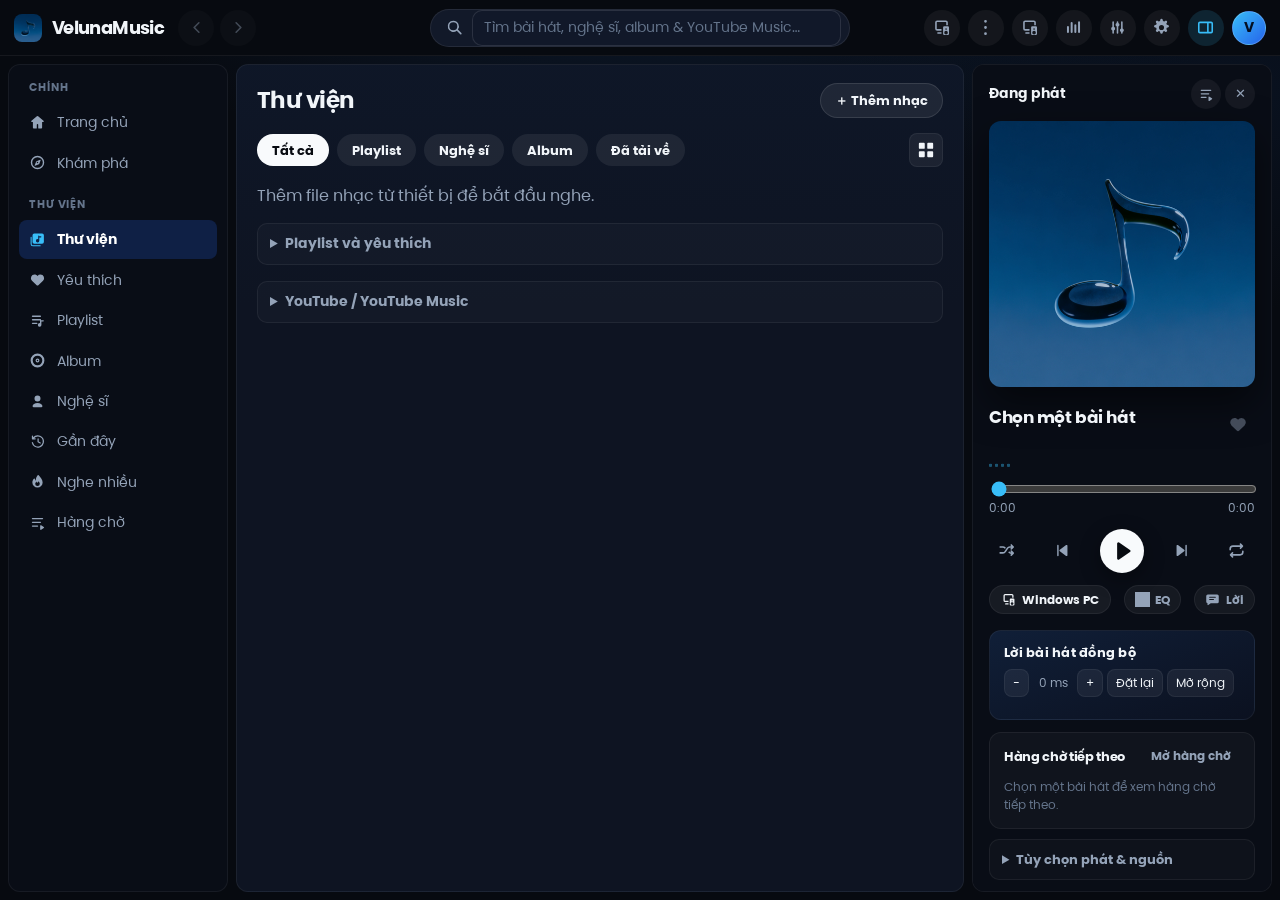
<file: ui/index.html>
<!doctype html>
<html lang="vi">
<head>
  <meta charset="utf-8">
  <meta name="viewport" content="width=device-width,initial-scale=1,viewport-fit=cover">
  <meta name="theme-color" content="#070a10">
  <meta http-equiv="Content-Security-Policy" content="default-src 'self'; script-src 'self'; style-src 'self' 'unsafe-inline'; img-src 'self' data: blob: https://lh3.googleusercontent.com https://i.ytimg.com https://yt3.ggpht.com https://yt3.googleusercontent.com; media-src 'self' asset: http://asset.localhost http://127.0.0.1:*; connect-src 'self' ipc: http://ipc.localhost https://api.github.com https://vkzrgfiopdnujookplbv.supabase.co wss://vkzrgfiopdnujookplbv.supabase.co https://api.openai.com https://openrouter.ai https://accounts.spotify.com https://api.spotify.com; frame-src 'none'; object-src 'none'; base-uri 'none'">
  <title>VelunaMusic</title>
  <link rel="stylesheet" href="player.css">
  <link rel="stylesheet" href="theme.css">
  <link rel="stylesheet" href="library.css">
  <script src="utils.js" defer></script>
  <script src="lrc.js" defer></script>
  <script src="player.js" defer></script>
  <script src="cloud-config.js" defer></script>
  <script src="vault.js" defer></script>
  <script src="handoff.js" defer></script>
  <script src="dj.js" defer></script>
  <script src="theme.js" defer></script>
  <script src="spotify.js" defer></script>
  <script src="nearby.js" defer></script>
  <script src="sources.js" defer></script>
  <script src="playlists.js" defer></script>
  <script src="library.js" defer></script>
  <script src="listening.js" defer></script>
  <script src="eq.js" defer></script>
  <script src="sound.js" defer></script>
  <script src="remote-mailbox.js" defer></script>
  <script src="remote.js" defer></script>
  <script src="account.js" defer></script>
</head>
<body data-app-version="0.1.0">
  <header class="app-topbar">
    <div class="topbar-left">
      <div class="brand"><img src="icon.png" width="28" height="28" alt=""><span>VelunaMusic</span></div>
      <div class="history-nav" aria-label="Lịch sử điều hướng">
        <button id="nav-back" type="button" class="icon-circle-btn" aria-label="Quay lại" disabled><i class="glyph" style="--glyph:url(simpmusic/chevron-left.svg)" aria-hidden="true"></i></button>
        <button id="nav-forward" type="button" class="icon-circle-btn" aria-label="Đi tiếp" disabled><i class="glyph" style="--glyph:url(simpmusic/chevron-right.svg)" aria-hidden="true"></i></button>
      </div>
    </div>
    <div class="topbar-search">
      <div class="unified-search-bar">
        <i class="glyph search-pill-icon" style="--glyph:url(simpmusic/search.svg)" aria-hidden="true"></i>
        <label class="visually-hidden" for="query">Tìm kiếm</label>
        <input id="query" type="search" placeholder="Tìm bài hát, nghệ sĩ, album &amp; YouTube Music…" autocomplete="off">
        <button id="query-clear" type="button" class="search-clear-btn" hidden aria-label="Xóa từ khóa tìm kiếm">✕</button>
      </div>
    </div>
    <nav class="header-nav topbar-actions" aria-label="Tiện ích nhanh">
      <button id="connect-open" type="button" class="icon-circle-btn connect-trigger" title="Thiết bị phát &amp; Handoff" aria-label="Chọn thiết bị phát"><i class="glyph" style="--glyph:url(simpmusic/devices.svg)" aria-hidden="true"></i></button>
      <button id="mobile-more" type="button" class="icon-circle-btn mobile-more-btn" aria-label="Mở menu tùy chọn" aria-expanded="false" aria-controls="header-tools-menu"><i class="glyph" style="--glyph:url(simpmusic/more.svg)" aria-hidden="true"></i></button>
      <div id="header-tools-menu" class="header-tools-menu">
        <button id="nearby" type="button" class="icon-circle-btn mobile-menu-only" title="Thiết bị gần (LAN)" aria-label="Thiết bị gần"><i class="glyph" style="--glyph:url(simpmusic/devices.svg)" aria-hidden="true"></i><span class="menu-item-label">Thiết bị gần</span></button>
        <button id="topbar-eq" type="button" class="icon-circle-btn" title="Equalizer 10 dải tần" aria-label="Mở Equalizer 10 dải tần" aria-pressed="false"><i class="glyph" style="--glyph:url(simpmusic/eq.svg)" aria-hidden="true"></i><span class="menu-item-label">Equalizer</span></button>
        <button id="dj" type="button" class="icon-circle-btn" title="DJ &amp; AutoMix" aria-label="DJ và AutoMix"><i class="glyph" style="--glyph:url(simpmusic/dj.svg)" aria-hidden="true"></i><span class="menu-item-label">DJ &amp; AutoMix</span></button>
        <button id="settings" type="button" class="icon-circle-btn" title="Cài đặt" aria-label="Cài đặt"><i class="glyph" style="--glyph:url(simpmusic/settings.svg)" aria-hidden="true"></i><span class="menu-item-label">Cài đặt</span></button>
        <button id="now-panel-toggle" type="button" class="icon-circle-btn desktop-only-btn" title="Đóng / mở cột Đang phát" aria-pressed="true" aria-label="Đóng hoặc mở cột Đang phát"><i class="glyph" style="--glyph:url(simpmusic/panel-right.svg)" aria-hidden="true"></i></button>
        <button id="account" type="button" class="account-avatar-btn" title="Tài khoản VelunaMusic" aria-label="Tài khoản"><span id="account-avatar-label">V</span><span class="menu-item-label">Tài khoản</span></button>
      </div>
    </nav>
  </header>
  <main>
    <nav class="library-rail" aria-label="Duyệt thư viện">
      <div class="rail-group">
        <p class="rail-group-label">Chính</p>
        <button type="button" data-view="home" aria-pressed="false"><i class="glyph" style="--glyph:url(simpmusic/home.svg)" aria-hidden="true"></i><span>Trang chủ</span></button>
        <button type="button" data-view="discover" aria-pressed="false"><i class="glyph" style="--glyph:url(simpmusic/discover.svg)" aria-hidden="true"></i><span>Khám phá</span></button>
      </div>
      <div class="rail-group">
        <p class="rail-group-label">Thư viện</p>
        <button type="button" data-view="all" aria-pressed="true"><i class="glyph" style="--glyph:url(simpmusic/library.svg)" aria-hidden="true"></i><span>Thư viện</span></button>
        <button type="button" data-view="favorite" aria-pressed="false"><i class="glyph" style="--glyph:url(simpmusic/favorite.svg)" aria-hidden="true"></i><span>Yêu thích</span></button>
        <button type="button" data-view="playlists" aria-pressed="false"><i class="glyph" style="--glyph:url(simpmusic/playlist.svg)" aria-hidden="true"></i><span>Playlist</span></button>
        <button type="button" data-view="album" aria-pressed="false"><i class="glyph" style="--glyph:url(simpmusic/album.svg)" aria-hidden="true"></i><span>Album</span></button>
        <button type="button" data-view="artist" aria-pressed="false"><i class="glyph" style="--glyph:url(simpmusic/artist.svg)" aria-hidden="true"></i><span>Nghệ sĩ</span></button>
        <button type="button" data-view="recent" aria-pressed="false"><i class="glyph" style="--glyph:url(simpmusic/recent.svg)" aria-hidden="true"></i><span>Gần đây</span></button>
        <button type="button" data-view="popular" aria-pressed="false"><i class="glyph" style="--glyph:url(simpmusic/popular.svg)" aria-hidden="true"></i><span>Nghe nhiều</span></button>
        <button type="button" data-view="queue" aria-pressed="false"><i class="glyph" style="--glyph:url(simpmusic/queue.svg)" aria-hidden="true"></i><span>Hàng chờ</span></button>
      </div>
    </nav>
    <section class="collection">
      <div id="update-banner" class="update-banner" hidden role="status" aria-live="polite">
        <span id="update-banner-text" class="update-banner-text"></span>
        <div class="update-banner-actions">
          <a id="update-download-link" class="update-download-btn" href="https://github.com/siloneedsleep/VelunaMusic/releases" target="_blank" rel="noopener noreferrer">Tải bản mới</a>
          <button id="update-dismiss" type="button" class="update-dismiss-btn" aria-label="Đóng thông báo cập nhật">✕</button>
        </div>
      </div>
      <div class="heading"><h1 id="library-heading">Thư viện</h1><button id="add" type="button" class="add-music-btn">＋ Thêm nhạc</button></div>
      <section id="home-shelves" hidden aria-label="Trang chủ">
        <div id="home-mobile-head" class="home-mobile-head">
          <button id="home-avatar" type="button" class="home-avatar" aria-label="Mở tài khoản">V</button>
          <div id="home-top-pills" class="mood-chips home-top-pills" role="toolbar" aria-label="Lọc trang chủ">
            <button type="button" class="mood-chip" data-home-pill="all" aria-pressed="true">Tất cả</button>
            <button type="button" class="mood-chip" data-home-pill="music" aria-pressed="false">Nhạc</button>
            <button type="button" class="mood-chip" data-home-pill="moods" aria-pressed="false">Moods</button>
          </div>
        </div>
        <div id="home-quick-grid" class="home-quick-grid" hidden aria-label="Truy cập nhanh"></div>
        <div id="home-moods" class="mood-chips" role="toolbar" aria-label="Bộ lọc tâm trạng và thể loại" hidden></div>
        <div id="home-detail" class="home-detail" hidden></div>
        <div id="home-ytm" class="home-ytm-feed"></div>
        <div id="home-local" class="home-local-feed"></div>
      </section>
      <section id="unified-search" class="unified-search" hidden aria-label="Kết quả tìm kiếm hợp nhất">
        <div id="unified-detail" class="home-detail" hidden></div>
        <section id="unified-local" class="search-section" aria-labelledby="unified-local-heading">
          <div class="search-section-head">
            <h2 id="unified-local-heading">Trong thư viện</h2>
            <span id="unified-local-count" class="count-badge">0</span>
          </div>
          <div id="unified-local-list" class="search-results-list"></div>
        </section>
        <section id="unified-ytm" class="search-section" aria-labelledby="unified-ytm-heading">
          <div class="search-section-head">
            <h2 id="unified-ytm-heading">YouTube Music</h2>
            <span id="unified-ytm-count" class="count-badge">0</span>
          </div>
          <div id="unified-ytm-filters" class="mood-chips search-filter-chips" role="toolbar" aria-label="Lọc kết quả YouTube Music">
            <button type="button" class="mood-chip" data-ytm-filter="all" aria-pressed="true">Tất cả</button>
            <button type="button" class="mood-chip" data-ytm-filter="songs" aria-pressed="false">Bài hát</button>
            <button type="button" class="mood-chip" data-ytm-filter="videos" aria-pressed="false">Video</button>
            <button type="button" class="mood-chip" data-ytm-filter="albums" aria-pressed="false">Album</button>
            <button type="button" class="mood-chip" data-ytm-filter="playlists" aria-pressed="false">Playlist</button>
          </div>
          <div id="unified-ytm-list" class="search-results-list"></div>
        </section>
      </section>
      <div id="library-filter-bar" class="library-filter-bar">
        <div id="library-filter-chips" class="mood-chips library-chips" role="toolbar" aria-label="Lọc thư viện">
          <button type="button" class="mood-chip" data-lib-filter="all" aria-pressed="true">Tất cả</button>
          <button type="button" class="mood-chip" data-lib-filter="playlist" aria-pressed="false">Playlist</button>
          <button type="button" class="mood-chip" data-lib-filter="artist" aria-pressed="false">Nghệ sĩ</button>
          <button type="button" class="mood-chip" data-lib-filter="album" aria-pressed="false">Album</button>
          <button type="button" class="mood-chip" data-lib-filter="downloaded" aria-pressed="false">Đã tải về</button>
        </div>
        <button id="library-layout-toggle" type="button" class="layout-toggle-btn" aria-pressed="false" aria-label="Chuyển dạng danh sách hoặc lưới"><i class="glyph" style="--glyph:url(simpmusic/grid.svg)" aria-hidden="true"></i></button>
      </div>
      <div id="group-picker" hidden><label><span id="group-label"></span> <select id="library-group"></select></label> <button id="group-play" disabled>Phát tất cả</button></div>
      <div id="library-playlists-grid" class="library-playlists-grid" hidden></div>
      <div id="list"></div>
      <details id="playlist-panel" class="source-library"><summary>Playlist và yêu thích</summary>
        <form id="playlist-form"><label>Tên playlist <input id="playlist-name" required maxlength="100"></label><button>Tạo playlist</button></form>
        <label>Playlist <select id="playlist-select"></select></label>
        <label>Thêm bài từ máy <select id="playlist-track"></select></label>
        <button id="playlist-add">Thêm bài</button><button id="playlist-play">Phát playlist</button>
        <button id="playlist-import-local" hidden>Nhập playlist đã tạo khi chưa đăng nhập</button>
        <ol id="playlist-items"></ol>
        <div id="playlist-conflict" hidden><p>Playlist đã được sửa trên hai thiết bị.</p>
          <button id="playlist-remote">Dùng bản trên tài khoản</button><button id="playlist-copy">Giữ cả hai bản</button></div>
        <p role="status" id="playlist-status"></p>
      </details>
      <details class="source-library"><summary>YouTube / YouTube Music</summary>
        <form id="ytm-search-form">
          <label class="search">Tìm kiếm YouTube Music<input id="ytm-query" type="search" required placeholder="Tên bài hát, live, remix, album, nghệ sĩ…"></label>
          <label>Phân loại <select id="ytm-filter"><option value="all">Tất cả</option><option value="songs">Bài hát</option><option value="videos">Video</option><option value="albums">Album</option><option value="playlists">Playlist</option><option value="artists">Nghệ sĩ</option></select></label>
          <button type="submit">Tìm YouTube Music</button>
        </form>
        <p id="ytm-status" role="status"></p>
        <div id="ytm-detail" hidden></div>
        <div id="ytm-results"></div>
        <form id="youtube-form"><label class="search">Liên kết video<input id="youtube-url" type="url" required placeholder="https://music.youtube.com/watch?v=…"></label>
          <label class="search">Tên hiển thị<input id="youtube-name" maxlength="160" placeholder="Tên bài hát"></label><button type="submit">Lưu vào thư viện</button></form>
        <p id="youtube-status" role="status"></p><div id="youtube-list"></div>
      </details>
    </section>
    <aside id="now-playing">
      <div class="now-desktop-head">
        <span class="now-desktop-title">Đang phát</span>
        <div class="now-desktop-actions">
          <button id="now-desktop-queue" type="button" class="icon-circle-btn is-sm" title="Mở hàng chờ" aria-label="Mở hàng chờ"><i class="glyph" style="--glyph:url(simpmusic/queue.svg)" aria-hidden="true"></i></button>
          <button id="now-panel-close" type="button" class="icon-circle-btn is-sm" title="Ẩn cột Đang phát" aria-label="Đóng cột Đang phát">✕</button>
        </div>
      </div>
      <div class="now-sheet-header">
        <button id="now-sheet-close" type="button" class="now-sheet-icon" aria-label="Thu gọn trình phát"><i class="glyph" style="--glyph:url(simpmusic/chevron-down.svg)" aria-hidden="true"></i></button>
        <div class="now-sheet-source"><small>Đang phát từ</small><strong id="now-source-header">Thư viện</strong></div>
        <button id="now-queue-btn" type="button" class="now-sheet-icon" aria-label="Mở hàng chờ"><i class="glyph" style="--glyph:url(simpmusic/queue.svg)" aria-hidden="true"></i></button>
      </div>
      <div class="cover-stage"><img id="cover" src="icon.png" alt="" width="268" height="268" crossorigin="anonymous"></div>
      <div class="now-info-row">
        <div class="now-info-text">
          <h2 id="title" tabindex="-1">Chọn một bài hát</h2>
          <div id="now-artist"></div>
        </div>
        <button id="now-favorite" type="button" class="icon-heart-btn" disabled aria-pressed="false" aria-label="Yêu thích"></button>
      </div>
      <div id="now-badges" class="meta-badges"><span id="now-source-badge" class="badge" hidden></span><span id="now-quality-badge" class="badge" hidden></span></div>
      <div id="now-visualizer" class="visualizer" aria-hidden="true"><span></span><span></span><span></span><span></span></div>
      <input id="seek" aria-label="Vị trí phát" type="range" min="0" max="0" value="0">
      <div class="time"><span id="elapsed">0:00</span><span id="duration">0:00</span></div>
      <div class="transport">
        <button id="now-shuffle" type="button" aria-pressed="false" aria-label="Phát ngẫu nhiên: Tắt"></button>
        <button id="prev" type="button" aria-label="Bài trước"></button>
        <button id="play" type="button" aria-label="Phát hoặc tạm dừng"></button>
        <button id="next" type="button" aria-label="Bài kế"></button>
        <button id="now-repeat" type="button" aria-pressed="false" data-repeat="off" aria-label="Lặp lại: Tắt"></button>
      </div>
      <div class="now-utility-row track-tools">
        <button id="now-device-pill" type="button" class="device-pill" aria-label="Chọn thiết bị phát"><i class="glyph" style="--glyph:url(simpmusic/devices.svg)" aria-hidden="true"></i><span id="now-device-label">Windows PC</span></button>
        <button id="now-offline" type="button" class="utility-chip-btn" hidden aria-pressed="false" aria-label="Tải xuống nghe ngoại tuyến"><i class="glyph" style="--glyph:url(simpmusic/download.svg)" aria-hidden="true"></i><span>Tải về</span></button>
        <button id="now-offline-remove" type="button" class="utility-chip-btn is-danger" hidden aria-label="Xóa bản tải về">Xóa tải về</button>
        <button id="eq-open" type="button" class="utility-chip-btn" aria-pressed="false" aria-label="Mở bộ chỉnh âm Equalizer 10 dải tần">EQ</button>
        <button id="open-lyrics" type="button" class="utility-chip-btn" aria-label="Mở lời bài hát toàn màn hình">Lời</button>
        <button id="collapse-mini" type="button" class="utility-chip-btn" aria-pressed="false">Mini</button>
      </div>
      <div id="window-tools" hidden><button id="mini-player">Thu gọn</button><button id="tray-player">Ẩn xuống khay</button></div>
      <details id="lyrics-panel" class="listening" open><summary>Lời bài hát đồng bộ</summary>
        <div id="lyrics-reader"><div class="lyric-toolbar">
          <button id="lyrics-earlier" aria-label="Hiện lời sớm hơn 100 mili giây">−</button>
          <output id="lyrics-offset" aria-live="polite">0 ms</output>
          <button id="lyrics-later" aria-label="Hiện lời muộn hơn 100 mili giây">+</button>
          <button id="lyrics-reset">Đặt lại</button><button id="lyrics-expand">Mở rộng</button>
        </div><div id="lyrics-lines" aria-label="Lời bài hát"></div></div>
      </details>
      <section id="now-up-next" class="up-next-card" aria-labelledby="now-up-next-title">
        <div class="up-next-head">
          <h3 id="now-up-next-title">Hàng chờ tiếp theo</h3>
          <button id="now-up-next-all" type="button" class="up-next-open-btn">Mở hàng chờ</button>
        </div>
        <div id="now-up-next-list" class="up-next-list"></div>
      </section>
      <details class="listening-options"><summary>Tùy chọn phát &amp; nguồn</summary>
        <label>Lặp <select id="repeat-mode"><option value="off">Tắt</option><option value="all">Hàng chờ</option><option value="one">Một bài</option></select></label>
        <button id="shuffle-queue">Trộn thứ tự hàng chờ</button>
        <button id="source-info">Chất lượng file đang chọn</button><p id="source-info-result" role="status"></p>
        <label>Hẹn giờ ngủ <select id="sleep-minutes"><option value="0">Tắt</option><option>5</option><option>15</option><option>30</option><option>45</option><option>60</option></select> phút</label>
        <span id="sleep-status" role="status"></span>
        <label>Lời cho bài đang chọn <input id="lyrics-file" type="file" accept=".lrc,.txt,text/plain"></label>
        <button id="lyrics-clear">Xóa lời đã lưu</button>
      </details>
    </aside>
  </main>
  <section id="mini-bar" class="mini-player" aria-label="Trình phát nổi" hidden>
    <button id="mini-expand" type="button" class="mini-main" aria-label="Mở trình phát đầy đủ">
      <img id="mini-cover" src="icon.png" alt="" width="44" height="44" crossorigin="anonymous">
      <span class="mini-text"><strong id="mini-title">Chọn một bài hát</strong><small id="mini-meta"></small></span>
    </button>
    <div id="mini-visualizer" class="visualizer" aria-hidden="true"><span></span><span></span><span></span><span></span></div>
    <div class="mini-actions">
      <button id="mini-connect" type="button" aria-label="Chọn thiết bị phát"></button>
      <button id="mini-play" type="button" aria-label="Phát hoặc tạm dừng"></button>
      <button id="mini-next" type="button" aria-label="Bài kế"></button>
    </div>
    <div class="mini-progress" aria-hidden="true"><div id="mini-progress-fill"></div></div>
  </section>
  <nav id="mobile-bottom-nav" class="mobile-bottom-nav" aria-label="Điều hướng chính">
    <button type="button" data-mobile-tab="home" aria-pressed="false"><i class="glyph" style="--glyph:url(simpmusic/home.svg)" aria-hidden="true"></i><span>Trang chủ</span></button>
    <button type="button" data-mobile-tab="search" aria-pressed="false"><i class="glyph" style="--glyph:url(simpmusic/search.svg)" aria-hidden="true"></i><span>Tìm kiếm</span></button>
    <button type="button" data-mobile-tab="library" aria-pressed="true"><i class="glyph" style="--glyph:url(simpmusic/library.svg)" aria-hidden="true"></i><span>Thư viện</span></button>
  </nav>
  <dialog id="connect-dialog" class="connect-sheet" closedby="any" aria-labelledby="connect-title">
    <div class="connect-sheet-head">
      <h2 id="connect-title">Kết nối thiết bị</h2>
      <div class="connect-head-actions">
        <button id="connect-refresh" type="button" class="connect-action-btn">Làm mới</button>
        <button id="connect-close" type="button" class="connect-close-btn" aria-label="Đóng bảng chọn thiết bị">✕</button>
      </div>
    </div>
    <div id="connect-active" class="connect-active"></div>
    <label class="connect-listen-row"><input id="connect-listen-toggle" type="checkbox"> Cho phép nhận phiên nghe &amp; điều khiển trên máy này</label>
    <section class="connect-group" aria-labelledby="connect-cloud-heading">
      <h3 id="connect-cloud-heading">Thiết bị cùng tài khoản</h3>
      <div id="connect-cloud-list" class="connect-device-list"></div>
    </section>
    <section id="connect-remote-strip" class="connect-remote-strip" hidden aria-label="Điều khiển thiết bị từ xa">
      <div class="connect-remote-head"><strong id="connect-remote-name"></strong></div>
      <div class="connect-remote-controls">
        <button id="connect-remote-shuffle" type="button" aria-pressed="false">Trộn</button>
        <button id="connect-remote-prev" type="button">Trước</button>
        <button id="connect-remote-play" type="button" data-remote-action="play">Phát</button>
        <button id="connect-remote-next" type="button">Sau</button>
        <button id="connect-remote-repeat" type="button" data-repeat="off">Lặp</button>
      </div>
      <label class="connect-remote-vol">Âm lượng <input id="connect-remote-volume" type="range" min="0" max="100" value="100"></label>
    </section>
    <section class="connect-group" aria-labelledby="connect-lan-heading">
      <h3 id="connect-lan-heading">Thiết bị LAN nội bộ</h3>
      <div id="connect-lan-list" class="connect-device-list"></div>
    </section>
    <p id="connect-status" role="status"></p>
  </dialog>
  <dialog id="eq-dialog" class="eq-sheet" closedby="any" aria-labelledby="eq-title">
    <div class="eq-sheet-head">
      <div>
        <h2 id="eq-title">Equalizer 10 dải tần</h2>
        <p class="eq-subtitle">32Hz – 16kHz · Chống rè tự động &amp; chuẩn hóa âm lượng</p>
      </div>
      <div class="eq-head-actions">
        <label class="eq-master-toggle"><input id="eq-enabled" type="checkbox"><span>Bật EQ</span></label>
        <button id="eq-reset" type="button" class="eq-action-btn">Đặt lại 0 dB</button>
        <button id="eq-close" type="button" class="connect-close-btn" aria-label="Đóng Equalizer">✕</button>
      </div>
    </div>
    <div id="eq-presets" class="eq-presets" role="group" aria-label="Mẫu âm thanh Equalizer">
      <button type="button" data-eq-preset="flat" aria-pressed="true">Mặc định</button>
      <button type="button" data-eq-preset="bass" aria-pressed="false">Tăng Bass</button>
      <button type="button" data-eq-preset="vocal" aria-pressed="false">Giọng hát</button>
      <button type="button" data-eq-preset="electronic" aria-pressed="false">Điện tử</button>
      <button type="button" data-eq-preset="acoustic" aria-pressed="false">Acoustic</button>
      <button type="button" data-eq-preset="latenight" aria-pressed="false">Đêm khuya</button>
    </div>
    <div class="eq-rack-wrap">
      <div class="eq-scale" aria-hidden="true"><span>+12</span><span>0 dB</span><span>−12</span></div>
      <div id="eq-bands" class="eq-bands">
        <div class="eq-band"><output id="eq-band-value-0" for="eq-band-0">0 dB</output><div class="eq-slider-slot"><input id="eq-band-0" class="eq-slider" type="range" min="-12" max="12" step="0.5" value="0" data-band="0" aria-valuetext="0 dB"></div><label for="eq-band-0">32Hz</label></div>
        <div class="eq-band"><output id="eq-band-value-1" for="eq-band-1">0 dB</output><div class="eq-slider-slot"><input id="eq-band-1" class="eq-slider" type="range" min="-12" max="12" step="0.5" value="0" data-band="1" aria-valuetext="0 dB"></div><label for="eq-band-1">64Hz</label></div>
        <div class="eq-band"><output id="eq-band-value-2" for="eq-band-2">0 dB</output><div class="eq-slider-slot"><input id="eq-band-2" class="eq-slider" type="range" min="-12" max="12" step="0.5" value="0" data-band="2" aria-valuetext="0 dB"></div><label for="eq-band-2">125Hz</label></div>
        <div class="eq-band"><output id="eq-band-value-3" for="eq-band-3">0 dB</output><div class="eq-slider-slot"><input id="eq-band-3" class="eq-slider" type="range" min="-12" max="12" step="0.5" value="0" data-band="3" aria-valuetext="0 dB"></div><label for="eq-band-3">250Hz</label></div>
        <div class="eq-band"><output id="eq-band-value-4" for="eq-band-4">0 dB</output><div class="eq-slider-slot"><input id="eq-band-4" class="eq-slider" type="range" min="-12" max="12" step="0.5" value="0" data-band="4" aria-valuetext="0 dB"></div><label for="eq-band-4">500Hz</label></div>
        <div class="eq-band"><output id="eq-band-value-5" for="eq-band-5">0 dB</output><div class="eq-slider-slot"><input id="eq-band-5" class="eq-slider" type="range" min="-12" max="12" step="0.5" value="0" data-band="5" aria-valuetext="0 dB"></div><label for="eq-band-5">1kHz</label></div>
        <div class="eq-band"><output id="eq-band-value-6" for="eq-band-6">0 dB</output><div class="eq-slider-slot"><input id="eq-band-6" class="eq-slider" type="range" min="-12" max="12" step="0.5" value="0" data-band="6" aria-valuetext="0 dB"></div><label for="eq-band-6">2kHz</label></div>
        <div class="eq-band"><output id="eq-band-value-7" for="eq-band-7">0 dB</output><div class="eq-slider-slot"><input id="eq-band-7" class="eq-slider" type="range" min="-12" max="12" step="0.5" value="0" data-band="7" aria-valuetext="0 dB"></div><label for="eq-band-7">4kHz</label></div>
        <div class="eq-band"><output id="eq-band-value-8" for="eq-band-8">0 dB</output><div class="eq-slider-slot"><input id="eq-band-8" class="eq-slider" type="range" min="-12" max="12" step="0.5" value="0" data-band="8" aria-valuetext="0 dB"></div><label for="eq-band-8">8kHz</label></div>
        <div class="eq-band"><output id="eq-band-value-9" for="eq-band-9">0 dB</output><div class="eq-slider-slot"><input id="eq-band-9" class="eq-slider" type="range" min="-12" max="12" step="0.5" value="0" data-band="9" aria-valuetext="0 dB"></div><label for="eq-band-9">16kHz</label></div>
      </div>
    </div>
    <div class="eq-norm-card">
      <label class="eq-norm-toggle">
        <input id="eq-normalize" type="checkbox">
        <span><strong>Chuẩn hóa âm lượng (Loudness Normalization)</strong><small>Tự cân bằng âm lượng giữa các bài hát (−14 LUFS) và chống méo tiếng</small></span>
      </label>
      <span id="eq-norm-gain" class="eq-norm-badge">Tắt</span>
    </div>
    <p id="eq-status" role="status"></p>
  </dialog>
  <p role="status" id="message"></p>
  <div id="nearby-drop" hidden>Thả bài để gửi sang PC</div>
  <dialog id="lyrics-dialog" aria-labelledby="lyrics-title"><h2 id="lyrics-title">Lời bài hát</h2><button id="lyrics-close">Đóng</button></dialog>
  <dialog id="nearby-dialog" aria-labelledby="nearby-title">
    <h2 id="nearby-title">Thiết bị gần đây</h2>
    <section id="nearby-pc" hidden>
      <label>Mạng LAN <select id="nearby-ip"></select></label>
      <button id="nearby-start">Bật nhận nhạc</button><button id="nearby-stop" hidden>Dừng nhận</button>
      <div id="nearby-invitation" hidden><canvas id="nearby-qr" aria-label="Mã ghép đôi với PC"></canvas>
        <p>Quét bằng VelunaMusic trên Android. Mã ghép đôi có hiệu lực 5 phút.</p>
        <button id="nearby-copy">Sao chép mã ghép đôi</button></div>
      <div id="nearby-confirm" hidden><p id="nearby-phone-name"></p>
        <button id="nearby-accept">Chấp nhận</button><button id="nearby-deny">Từ chối</button></div>
    </section>
    <section id="nearby-phone" hidden>
      <button id="nearby-scan">Quét QR trên PC</button>
      <details><summary>Nhập mã ghép đôi</summary><label>Mã từ PC <input id="nearby-code" type="password" autocomplete="off"></label>
        <button id="nearby-pair">Ghép đôi</button></details>
      <p id="nearby-target"></p>
      <label>Sau khi nhận <select id="nearby-action"><option value="end">Thêm cuối hàng chờ</option><option value="next">Phát tiếp theo</option><option value="now">Phát ngay</option><option value="save">Chỉ lưu file</option></select></label>
      <label>Chọn bài <select id="nearby-tracks" multiple size="5"></select></label>
      <button id="nearby-send">Gửi bài đã chọn</button><button id="nearby-cancel">Hủy gửi</button>
    </section>
    <p id="nearby-status" role="status"></p><progress hidden id="nearby-progress" max="100" value="0"></progress>
    <button id="nearby-forget">Xóa ghép đôi</button><button id="nearby-close">Đóng</button>
  </dialog>
  <dialog id="dj-dialog" aria-labelledby="dj-title">
    <h2 id="dj-title">DJ</h2>
    <label>Album trong thư viện <select id="dj-album"><option value="">Chọn album</option></select></label>
    <button id="dj-play-album" disabled>Áp dụng và phát album</button>
    <button id="dj-folder">Chọn thư mục album</button>
    <label><input id="dj-enabled" type="checkbox"> Chuyển bài tự động</label>
    <label>Phong cách <select id="dj-style"><option value="gentle">Nhẹ nhàng</option><option value="party">Party</option><option value="album">Giữ nguyên album</option></select></label>
    <label>Thời gian chuyển bài <select id="mix-seconds"><option value="0">Tự động</option><option value="1">1 giây</option><option value="2">2 giây</option><option value="3">3 giây</option><option value="5">5 giây</option><option value="8">8 giây</option><option value="10">10 giây</option><option value="12">12 giây</option><option value="15">15 giây</option><option value="20">20 giây</option><option value="30">30 giây</option></select></label>
    <label>Lên kế hoạch bằng <select id="dj-provider"><option value="local">AutoMix trên máy</option><option value="openai">OpenAI</option><option value="openrouter">OpenRouter</option></select></label>
    <fieldset id="dj-ai" hidden><legend>AI DJ</legend>
      <label>Model <input id="dj-model" placeholder="ID model của nhà cung cấp" maxlength="126"></label>
      <label>API key <input id="dj-key" type="password" autocomplete="off" placeholder="Nhập để lưu trên thiết bị"></label>
      <label>Lượt gọi tối đa mỗi phiên <input id="dj-limit" type="number" min="1" max="100" value="10"></label>
      <p>DJ gửi đặc trưng nhịp và năng lượng cho nhà cung cấp đã chọn. Chi phí tính vào API key của bạn.</p>
      <button id="dj-forget">Xóa key đã lưu</button>
    </fieldset>
    <p id="dj-status" role="status"></p><button id="dj-save">Áp dụng</button><button id="dj-close">Đóng</button>
  </dialog>
  <dialog id="account-dialog" aria-labelledby="account-title">
    <h2 id="account-title">Tài khoản VelunaMusic</h2>
    <div id="cloud-actions">
      <section id="credentials">
        <form id="login-form">
          <label>Email <input id="email" type="email" autocomplete="email" required></label>
          <label>Mật khẩu <input id="password" type="password" autocomplete="current-password" required></label>
          <button type="submit">Đăng nhập</button><button type="submit" id="signup">Tạo tài khoản</button>
        </form>
      </section>
      <section id="signed-in" hidden>
        <p id="account-email"></p><h3>Thiết bị</h3>
        <ul id="account-devices"></ul><button id="refresh-devices">Làm mới thiết bị</button>
        <section id="transfer" hidden>
          <h3>Nhận phiên nghe</h3><p id="transfer-title"></p>
          <label>File trên máy này <select id="transfer-track"></select></label>
          <button id="accept-transfer">Nhận trên máy này</button><button id="decline-transfer">Từ chối</button>
        </section>
        <h3>Điều khiển từ xa</h3>
        <label><input id="remote-listen" type="checkbox"> Cho phép điều khiển và tự nhận phiên nghe trên máy này</label>
        <label>Máy phát <select id="remote-device"></select></label>
        <div id="remote-controls"><button data-command="play">Phát</button><button data-command="pause">Dừng phát</button>
          <button data-command="previous">Trước</button><button data-command="next">Sau</button>
          <label>Vị trí <input id="remote-seek" type="range" min="0" max="0" step="1"></label>
          <label>Âm lượng máy phát <input id="remote-volume" type="range" min="0" max="100"></label>
          <label>Hàng chờ máy phát <select id="remote-queue"></select></label><button data-command="select">Phát bài đã chọn</button><button data-command="up">Đưa lên</button><button data-command="down">Đưa xuống</button></div>
        <div id="remote-conflict" hidden><p>Hàng chờ đã thay đổi. Chọn lại bài và vị trí trên hàng chờ mới, hoặc bỏ thao tác cũ.</p><button id="remote-reselect">Chọn lại</button><button id="remote-discard">Bỏ thao tác</button></div>
        <p id="remote-status" role="status"></p>
        <h3>Đồng bộ giao diện</h3>
        <button id="push-theme">Lưu giao diện từ máy này</button><button id="pull-theme">Nhận giao diện từ tài khoản</button>
        <h3>Spotify</h3>
        <p id="spotify-profile">Chưa liên kết</p><button id="spotify-link">Liên kết Spotify</button>
        <button id="spotify-open" hidden>Mở Spotify</button><button id="spotify-unlink" hidden>Gỡ liên kết</button>
        <p id="spotify-status" role="status"></p>
        <details><summary>Trình duyệt chưa quay lại app</summary>
          <label>Liên kết quay lại <input id="spotify-return-url" autocomplete="off" spellcheck="false"></label>
          <button id="spotify-paste">Hoàn tất liên kết</button>
        </details>
        <details><summary>Quyền truy cập Spotify</summary>
          <p>VelunaMusic dùng mã truy cập ngắn hạn để xác minh hồ sơ qua máy chủ của ứng dụng. Tài khoản lưu ID Spotify và tên hiển thị.</p>
          <button id="spotify-permissions">Quản lý quyền trên Spotify</button>
        </details>
        <button id="logout">Đăng xuất</button>
      </section>
    </div>
    <p role="status" id="account-status"></p><button id="close-account">Đóng</button>
  </dialog>
  <dialog id="prefs" aria-labelledby="prefs-title">
    <h2 id="prefs-title">Cài đặt</h2>
    <label>Màu nhấn <input id="color" type="color" value="#83d8ff"></label>
    <details><summary>Âm thanh và đầu ra</summary>
      <button id="prefs-open-eq" type="button">Mở Equalizer 10 dải tần</button>
      <label>Hồ sơ âm thanh <select id="sound-profile"><option value="speaker">Loa</option><option value="headphones">Tai nghe</option><option value="bluetooth">Bluetooth</option></select></label>
      <label><input type="checkbox" id="sound-enabled"> Bật EQ cho hồ sơ này</label>
      <label>Trầm <input id="sound-bass" type="range" min="-6" max="6" step="1"> <output id="sound-bass-value"></output></label>
      <label>Trung <input id="sound-mid" type="range" min="-6" max="6" step="1"> <output id="sound-mid-value"></output></label>
      <label>Cao <input id="sound-high" type="range" min="-6" max="6" step="1"> <output id="sound-high-value"></output></label>
      <button id="sound-output" hidden>Chọn thiết bị phát Windows</button><p id="sound-status" role="status"></p>
    </details>
    <label>Áp dụng cho <select id="glass-scope">
      <option value="app">Toàn ứng dụng</option><option value="header">Thanh điều hướng</option>
      <option value="library">Thư viện</option><option value="rail">Thanh thư viện</option><option value="player">Trình phát</option>
      <option value="dialog">Cửa sổ bật lên</option><option value="button">Nút</option>
      <option value="input">Ô nhập và thanh trượt</option><option value="track">Hàng bài hát</option>
      <option value="lyrics">Lời bài hát</option><option value="drop">Ô nhận bài</option><option value="playlist">Playlist</option>
      <option value="notice">Thông báo cập nhật</option><option value="transport">Điều khiển phát</option>
    </select></label>
    <label>Kiểu kính <select id="glass-preset"><option value="">Tùy chỉnh</option><option value="clear">Kính trong</option><option value="frost">Kính mờ</option><option value="dark">Kính tối</option><option value="solid">Màu đặc</option></select></label>
    <div id="glass-preset-bar" class="preset-bar" role="group" aria-label="Mẫu Liquid Glass"><button type="button" data-glass-preset="clear">Kính trong</button><button type="button" data-glass-preset="frost">Kính mờ</button><button type="button" data-glass-preset="dark">Kính tối</button><button type="button" data-glass-preset="solid">Màu đặc</button></div>
    <label>Màu kính <input type="color" id="glass-tint"></label>
    <label>Độ đậm <input type="range" id="glass-opacity" min="0" max="100"></label>
    <label>Độ mờ nền <input type="range" id="glass-blur" min="0" max="30"></label>
    <label>Độ sáng viền <input type="range" id="glass-border" min="0" max="100"></label>
    <label>Màu chữ <input type="color" id="glass-text"></label>
    <label>Độ sáng mặt kính <input type="range" id="glass-highlight" min="0" max="100"></label>
    <label>Bóng đổ <input type="range" id="glass-shadow" min="0" max="100"></label>
    <label>Bo góc <input type="range" id="glass-radius" min="0" max="42"></label>
    <label>Cỡ chữ <input type="range" id="theme-scale" min="90" max="150" step="5"></label>
    <div class="prefs-motion-row"><button id="motion-toggle" type="button" aria-pressed="false">Giảm chuyển động</button></div>
    <label><input type="checkbox" id="theme-motion"> Hiệu ứng chuyển động</label>
    <label>Mức chuyển động <select id="motion-level"><option value="full">Đầy đủ</option><option value="balanced">Cân bằng</option><option value="economy">Tiết kiệm</option><option value="reduced">Giảm chuyển động</option></select></label>
    <label><input type="checkbox" id="dynamic-cover-bg" checked> Đổi màu nền động theo bìa đĩa</label>
    <label><input type="checkbox" id="battery-saver" checked> Tự hạ blur/visualizer khi dùng pin</label>
    <label id="discord-rpc-row" hidden><input type="checkbox" id="discord-rpc-enabled"> Hiển thị trạng thái trên Discord (Rich Presence)</label>
    <label>Vị trí ảnh nền <select id="back-position"><option value="center">Giữa</option><option value="top">Trên</option><option value="bottom">Dưới</option></select></label>
    <label>Lớp phủ ảnh nền <input type="range" id="back-shade" min="0" max="95"></label>
    <button id="theme-inherit">Dùng lại thiết lập chung</button>
    <div><button id="theme-undo">Hoàn tác</button><button id="theme-redo">Làm lại</button></div>
    <label>Ảnh nền <input id="background" type="file" accept="image/*"></label>
    <details><summary>Xuất hoặc nhập giao diện</summary><label>Dữ liệu giao diện <textarea id="theme-data" rows="4"></textarea></label>
      <button id="theme-export">Xuất để sao chép</button><button id="theme-import">Áp dụng dữ liệu đã dán</button><p id="theme-data-status" role="status"></p></details>
    <details><summary>Giấy phép và tác giả</summary><p>VelunaMusic dùng GPL-3.0. Biểu tượng SVG trong thư mục simpmusic được vẽ mới cho VelunaMusic; bộ đọc lời và bố cục tham khảo SimpMusic 2.6.0 của maxrave-dev và các tác giả đóng góp. Phông Poppins dùng SIL Open Font License 1.1.</p>
      <details><summary>GPL-3.0</summary><pre id="license-gpl"></pre></details>
      <details><summary>Material Icons · Apache 2.0</summary><pre id="license-icons"></pre></details>
      <details><summary>Poppins · OFL 1.1</summary><pre id="license-font"></pre></details>
    </details>
    <p id="update-status" role="status"></p>
    <button id="reset">Xóa ảnh nền</button><button id="check" type="button">Kiểm tra cập nhật</button><button id="done">Xong</button>
  </dialog>
  <dialog id="upgrade" aria-labelledby="upgrade-title">
    <h2 id="upgrade-title">Có bản cập nhật mới</h2><p id="version"></p>
    <button id="install">Tải và cài đặt</button><button id="later">Để sau</button>
  </dialog>
  <audio id="audio" preload="metadata" crossorigin="anonymous"></audio>
</body>
</html>
</file>
<file: ui/player.css>
*{box-sizing:border-box}
html{color-scheme:dark}
body{
  --accent:#38bdf8;
  --bg-canvas:#070a10;
  --bg-rail:#090d16;
  --bg-surface:#0e1422;
  --bg-elevated:#141c2e;
  --surface-canvas:var(--bg-canvas);
  --surface-rail:var(--bg-rail);
  --surface-main:var(--bg-surface);
  --surface-elevated:var(--bg-elevated);
  --surface-subtle:rgba(255,255,255,.03);
  --surface-hover:rgba(255,255,255,.08);
  --glass-blur-sm:8px;
  --glass-blur-md:18px;
  --glass-blur-lg:22px;
  --glass-sheet-bg:linear-gradient(165deg,rgba(16,25,44,.96),rgba(9,14,26,.98));
  --glass-backdrop:rgba(3,6,14,.72);
  --glass-shadow-lg:0 24px 64px rgba(0,0,0,.76);
  --radius-xs:6px;
  --radius-sm:8px;
  --radius-md:12px;
  --radius-lg:16px;
  --radius-sheet:20px;
  --radius-pill:999px;
  --line-hairline:rgba(255,255,255,.06);
  --line-soft:rgba(255,255,255,.11);
  --text-primary:#f1f5f9;
  --text-secondary:#94a3b8;
  --text-muted:#64748b;
  --cobalt:#2563eb;
  --cobalt-bright:#38bdf8;
  margin:0;
  min-height:100dvh;
  background-color:var(--surface-canvas);
  color:var(--text-primary);
  font:15px/1.45 "Segoe UI",Roboto,sans-serif;
  background-attachment:fixed;
  background-size:cover;
  overflow-wrap:break-word;
}
button,input,select,textarea{font:inherit;color:inherit}
button{
  cursor:pointer;
  background:rgba(255,255,255,.06);
  border:1px solid var(--line-hairline);
  padding:8px 13px;
  border-radius:10px;
}
button:hover:not(:disabled){background:rgba(255,255,255,.11)}
button:disabled{opacity:.42;cursor:default}
h1,h2,h3{letter-spacing:-.025em;margin:0;text-wrap:balance}
p{text-wrap:pretty}
.brand,.heading,.transport,.time{display:flex;align-items:center;justify-content:space-between}
.brand{gap:10px;font-weight:700;letter-spacing:-.035em;font-size:1.12rem;white-space:nowrap}
.brand img{border-radius:8px;flex:none}
.heading{margin-bottom:14px;gap:12px}
.heading h1{font-size:1.45rem;font-weight:700}
.row{
  width:100%;
  display:flex;
  justify-content:space-between;
  align-items:center;
  gap:12px;
  text-align:left;
  border:0;
  border-bottom:1px solid var(--line-hairline);
  background:transparent;
  border-radius:8px;
  padding:10px 10px;
  word-break:break-word;
}
.row:hover{background:rgba(255,255,255,.05)}
.row[aria-current=true]{color:var(--accent);background:rgba(56,189,248,.1)}
#cover{width:100%;aspect-ratio:1;height:auto;object-fit:cover;border-radius:12px;box-shadow:0 16px 38px rgba(0,0,0,.52)}
.time{font-size:12px;color:var(--text-secondary);font-variant-numeric:tabular-nums}
.transport{justify-content:space-between;gap:8px;margin-top:12px}
#play{border-radius:50%;width:44px;height:44px;padding:0;background:#f8fafc;color:#070a10;border:0;box-shadow:0 6px 20px rgba(0,0,0,.38)}
#play:hover{background:#ffffff;transform:scale(1.04)}
#seek{width:100%;accent-color:var(--accent);margin-top:14px;cursor:pointer}
dialog{
  color:var(--text-primary);
  background:#0d1322;
  border:1px solid var(--line-soft);
  border-radius:18px;
  padding:20px;
  max-width:min(440px,92vw);
  max-height:min(84dvh,800px);
  overflow:auto;
  box-shadow:0 24px 64px rgba(0,0,0,.72);
}
dialog::backdrop{background:rgba(3,6,14,.72);backdrop-filter:blur(8px)}
dialog label,dialog button{margin:8px 0}
#list{margin-top:8px}
#list p{color:var(--text-secondary)}
#message{
  position:fixed;
  left:50%;
  bottom:18px;
  translate:-50% 0;
  z-index:60;
  margin:0;
  padding:8px 16px;
  border-radius:999px;
  background:rgba(15,23,42,.92);
  border:1px solid var(--line-soft);
  color:var(--text-primary);
  font-size:.85rem;
  box-shadow:0 12px 30px rgba(0,0,0,.55);
  backdrop-filter:blur(14px);
  pointer-events:none;
}
#message:empty{display:none}
button:focus-visible,a:focus-visible,input:focus-visible,select:focus-visible,summary:focus-visible{outline:2px solid var(--accent);outline-offset:2px}
@media(prefers-reduced-motion:no-preference){
  dialog[open]{animation:appear .2s ease-out}
  button{transition:background .15s ease-out,color .15s ease-out,border-color .15s ease-out,transform .15s ease-out}
  button:active{transform:scale(.97)}
  @keyframes appear{from{opacity:0;transform:translateY(8px)}}
}
</file>
<file: ui/theme.css>
:root{
  --safe-top-inset:max(var(--safe-top,0px),env(safe-area-inset-top,0px));
  --safe-bottom-inset:max(var(--safe-bottom,0px),env(safe-area-inset-bottom,0px));
  --scrollbar-thumb:rgba(148,163,184,.42);
  --scrollbar-track:transparent;
}

body{
  font-size:calc(1rem * var(--type-scale,1));
  --type-scale:1;
  --badge-bg:#1e3a5f;
  background-color:var(--bg-canvas);
  transition:background-color .4s ease;
}
body[data-cover-bg=on]{
  background-image:
    radial-gradient(ellipse 68% 42% at 52% -8%,color-mix(in srgb,var(--cover-bg-1,#12294a) 55%,transparent),transparent 70%),
    radial-gradient(ellipse 46% 36% at 96% 10%,color-mix(in srgb,var(--cover-bg-2,#0c1b33) 45%,transparent),transparent 68%);
}

body[data-preset=clear]{--glass-tint:#101b2e;--glass-opacity:48;--glass-blur:10;--glass-border:12}
body[data-preset=frost]{--glass-tint:#0d1424;--glass-opacity:78;--glass-blur:20;--glass-border:10}
body[data-preset=dark]{--glass-tint:#080c14;--glass-opacity:94;--glass-blur:12;--glass-border:8}
body[data-preset=solid]{--glass-tint:#090d16;--glass-opacity:100;--glass-blur:0;--glass-border:8}
body[data-preset=solid] :is(dialog,.connect-sheet,.eq-sheet,.header-tools-menu,.mobile-bottom-nav,.mini-player){backdrop-filter:none}
body[data-power=battery] :is(dialog,.connect-sheet,.eq-sheet,.header-tools-menu,.mobile-bottom-nav,.mini-player){backdrop-filter:blur(4px)}
body[data-window-state=hidden] :is(dialog,.connect-sheet,.eq-sheet,.header-tools-menu,.mobile-bottom-nav,.mini-player,.home-detail),
body[data-window-state=hidden] *::before,body[data-window-state=hidden] *::after{backdrop-filter:none!important;animation-play-state:paused!important}
body[data-intensity=economy] *{backdrop-filter:none}

.library-rail,.collection,aside#now-playing,#lyrics-lines,.ytm-carousel-track,.album-strip,dialog{
  scrollbar-width:thin;
  scrollbar-color:var(--scrollbar-thumb) var(--scrollbar-track);
}
@supports not (scrollbar-color:auto){
  .library-rail,.collection,aside#now-playing,#lyrics-lines,.ytm-carousel-track,.album-strip,dialog{
    scrollbar-width:auto;
  }
  .library-rail::-webkit-scrollbar,.collection::-webkit-scrollbar,aside#now-playing::-webkit-scrollbar,#lyrics-lines::-webkit-scrollbar,dialog::-webkit-scrollbar{
    width:8px;
    height:8px;
  }
  .ytm-carousel-track::-webkit-scrollbar,.album-strip::-webkit-scrollbar{
    height:6px;
  }
  .library-rail::-webkit-scrollbar-thumb,.collection::-webkit-scrollbar-thumb,aside#now-playing::-webkit-scrollbar-thumb,#lyrics-lines::-webkit-scrollbar-thumb,.ytm-carousel-track::-webkit-scrollbar-thumb,.album-strip::-webkit-scrollbar-thumb,dialog::-webkit-scrollbar-thumb{
    background:var(--scrollbar-thumb);
    border-radius:999px;
  }
  .library-rail::-webkit-scrollbar-track,.collection::-webkit-scrollbar-track,aside#now-playing::-webkit-scrollbar-track,#lyrics-lines::-webkit-scrollbar-track,.ytm-carousel-track::-webkit-scrollbar-track,.album-strip::-webkit-scrollbar-track,dialog::-webkit-scrollbar-track{
    background:var(--scrollbar-track);
  }
}

.visually-hidden{position:absolute;width:1px;height:1px;padding:0;margin:-1px;overflow:hidden;clip-path:inset(50%);white-space:nowrap;border:0}
[hidden]{display:none!important}
fieldset[hidden],section[hidden]{display:none}
a,button,input,select{touch-action:manipulation}
select option{background:#0d1424;color:var(--text-primary)}
input:not([type=checkbox]):not([type=color]):not([type=range]),select,textarea{
  background:#111829;
  border:1px solid var(--line-soft);
  border-radius:10px;
  padding:7px 11px;
  color:var(--text-primary);
}
dialog h3{font-size:.98rem;margin:1rem 0 .4rem;color:var(--text-primary)}
dialog label{display:flex;align-items:center;flex-wrap:wrap;justify-content:space-between;gap:.45em;font-size:.9rem;color:var(--text-secondary)}
dialog button{display:inline-flex;align-items:center;justify-content:center;gap:6px;margin:4px 4px 4px 0;line-height:1.25}
fieldset{border:1px solid var(--line-soft);border-radius:12px;padding:12px;margin:10px 0}
.preset-bar{display:flex;flex-wrap:wrap;gap:6px;margin:8px 0}
.preset-bar button{padding:.38rem .72rem;font-size:.82rem;border-radius:999px}
.preset-bar button[aria-pressed=true],#motion-toggle[aria-pressed=true]{background:var(--cobalt);color:#ffffff;border-color:transparent}
.prefs-motion-row{margin:8px 0}

header.app-topbar{
  display:grid;
  grid-template-columns:minmax(200px,1fr) minmax(240px,420px) minmax(200px,1fr);
  align-items:center;
  gap:14px;
  height:56px;
  padding:0 14px;
  background:var(--bg-canvas);
  border-bottom:1px solid var(--line-hairline);
}
.topbar-left{display:flex;align-items:center;gap:14px;min-width:0}
.history-nav{display:flex;align-items:center;gap:6px}
.topbar-search{display:flex;justify-content:center;width:100%;min-width:0}
.unified-search-bar{
  position:relative;
  display:flex;
  align-items:center;
  gap:8px;
  width:min(420px,100%);
  height:38px;
  padding:0 8px 0 14px;
  border-radius:999px;
  background:#121929;
  border:1px solid rgba(255,255,255,.08);
  transition:border-color .16s ease,background-color .16s ease,box-shadow .16s ease;
}
.unified-search-bar:hover{background:#161f33;border-color:rgba(255,255,255,.14)}
.unified-search-bar:focus-within{
  background:#141d31;
  border-color:rgba(56,189,248,.65);
  box-shadow:0 0 0 3px rgba(56,189,248,.16);
}
.search-pill-icon{color:var(--text-secondary);font-size:.95rem;flex:none}
.unified-search-bar input{
  flex:1;
  min-width:0;
  height:100%;
  border:0;
  background:transparent;
  padding:0;
  font-size:.88rem;
  color:var(--text-primary);
  outline:none;
}
.unified-search-bar input::placeholder{color:var(--text-muted)}
.search-clear-btn{
  flex:none;
  width:26px;
  height:26px;
  padding:0;
  border:0;
  border-radius:50%;
  background:rgba(255,255,255,.08);
  color:var(--text-secondary);
  display:inline-flex;
  align-items:center;
  justify-content:center;
  font-size:.78rem;
}
.search-clear-btn:hover{background:rgba(255,255,255,.16);color:#fff}

.topbar-actions{
  display:flex;
  align-items:center;
  justify-content:flex-end;
  gap:8px;
  position:relative;
}
.header-tools-menu{display:contents}
.menu-item-label{display:none}
.mobile-more-btn,.mobile-menu-only{display:none}
.icon-circle-btn{
  width:36px;
  height:36px;
  padding:0;
  border-radius:50%;
  border:1px solid transparent;
  background:rgba(255,255,255,.05);
  color:var(--text-secondary);
  display:inline-flex;
  align-items:center;
  justify-content:center;
}
.icon-circle-btn.is-sm{width:30px;height:30px;font-size:.82rem}
.icon-circle-btn:hover{background:rgba(255,255,255,.12);color:var(--text-primary)}
.icon-circle-btn[aria-pressed=true]{color:var(--cobalt-bright);background:rgba(56,189,248,.14)}
.connect-trigger[data-connected=true],#mini-connect[data-connected=true]{color:var(--cobalt-bright)}
.account-avatar-btn{
  width:34px;
  height:34px;
  padding:0;
  border-radius:50%;
  border:1px solid rgba(255,255,255,.18);
  background:linear-gradient(135deg,#38bdf8,#2563eb);
  color:#041022;
  font-weight:700;
  font-size:.86rem;
  display:inline-flex;
  align-items:center;
  justify-content:center;
}
.account-avatar-btn:hover{filter:brightness(1.08)}

@media(min-width:769px){
  body:not(.platform-android){
    height:100dvh;
    overflow:hidden;
    display:grid;
    grid-template-rows:56px minmax(0,1fr);
  }
  body:not(.platform-android) #mini-bar{display:none!important}
  body:not(.platform-android) main{
    width:100%;
    height:100%;
    min-height:0;
    padding:8px;
    gap:8px;
    display:grid;
    grid-template-columns:220px minmax(0,1fr) 300px;
    overflow:hidden;
  }
  body:not(.platform-android)[data-right-collapsed=true] main{
    grid-template-columns:220px minmax(0,1fr);
  }
  body:not(.platform-android)[data-right-collapsed=true] aside#now-playing{
    display:none;
  }
  body:not(.platform-android) .library-rail,
  body:not(.platform-android) .collection,
  body:not(.platform-android) aside#now-playing{
    height:100%;
    min-height:0;
    overflow-y:auto;
    overscroll-behavior:contain;
    border-radius:12px;
    border:1px solid var(--line-hairline);
  }
}

.library-rail{
  display:flex;
  flex-direction:column;
  gap:14px;
  padding:14px 10px;
  background:var(--bg-rail);
}
.rail-group{display:flex;flex-direction:column;gap:2px}
.rail-group-label{
  margin:0 0 6px;
  padding:0 10px;
  font-size:.7rem;
  font-weight:700;
  letter-spacing:.08em;
  text-transform:uppercase;
  color:var(--text-muted);
}
.library-rail button{
  display:flex;
  align-items:center;
  gap:11px;
  width:100%;
  text-align:left;
  font-size:.88rem;
  font-weight:500;
  color:var(--text-secondary);
  background:transparent;
  border:0;
  border-radius:8px;
  padding:9px 10px;
  white-space:nowrap;
}
.library-rail button:hover{background:rgba(255,255,255,.05);color:var(--text-primary)}
.library-rail button[aria-pressed=true]{
  background:rgba(37,99,235,.22);
  color:#ffffff;
  font-weight:700;
}
.library-rail button[aria-pressed=true] .glyph{color:var(--cobalt-bright)}

.collection{
  background:linear-gradient(180deg,color-mix(in srgb,var(--cover-bg-1,#10203a) 22%,var(--bg-surface)) 0%,var(--bg-surface) 240px);
  padding:18px 20px 28px;
  container-type:inline-size;
}
.add-music-btn{
  padding:7px 14px;
  border-radius:999px;
  font-size:.82rem;
  font-weight:600;
  background:rgba(255,255,255,.07);
  border:1px solid var(--line-soft);
  color:var(--text-primary);
}
.add-music-btn:hover{background:rgba(255,255,255,.13)}
.update-banner{
  display:flex;
  align-items:center;
  justify-content:space-between;
  gap:12px;
  flex-wrap:wrap;
  padding:10px 14px;
  margin:0 0 14px;
  border-radius:10px;
  background:linear-gradient(135deg,rgba(37,99,235,.28),rgba(14,24,46,.9));
  border:1px solid rgba(56,189,248,.42);
}
.update-banner-text{font-size:.86rem;font-weight:600;color:#e0f2fe}
.update-banner-actions{display:flex;align-items:center;gap:8px;flex:none}
.update-download-btn{
  display:inline-flex;
  align-items:center;
  padding:6px 14px;
  border-radius:999px;
  background:var(--cobalt);
  color:#ffffff;
  text-decoration:none;
  font-size:.8rem;
  font-weight:700;
}
.update-download-btn:hover{background:#1d4ed8}
.update-dismiss-btn{
  width:28px;
  height:28px;
  padding:0;
  border-radius:50%;
  border:0;
  background:rgba(255,255,255,.08);
  color:var(--text-secondary);
  display:inline-flex;
  align-items:center;
  justify-content:center;
  font-size:.78rem;
}
.update-dismiss-btn:hover{background:rgba(255,255,255,.18);color:#ffffff}
#update-status{margin:8px 0 4px;font-size:.84rem;color:var(--cobalt-bright)}
#update-status:empty{display:none}

.home-mobile-head{display:flex;align-items:center;gap:10px;margin:0 0 14px}
.home-avatar{display:none}
.home-top-pills{margin:0;padding:0}
.mood-chips{display:flex;align-items:center;gap:8px;overflow-x:auto;padding:2px 0 8px;margin-bottom:6px;overscroll-behavior-x:contain}
.mood-chip{
  flex:none;
  min-height:32px;
  padding:5px 14px;
  border-radius:999px;
  font-size:.82rem;
  font-weight:600;
  white-space:nowrap;
  background:rgba(255,255,255,.07);
  color:var(--text-primary);
  border:1px solid transparent;
}
.mood-chip:hover{background:rgba(255,255,255,.13)}
.mood-chip[aria-pressed=true]{background:#f8fafc;color:#070a10;font-weight:700}

.home-quick-grid{
  display:grid;
  grid-template-columns:repeat(2,minmax(0,1fr));
  gap:10px;
  margin:0 0 20px;
}
@container (min-width:660px){
  .home-quick-grid{grid-template-columns:repeat(3,minmax(0,1fr))}
}
.quick-tile{
  position:relative;
  display:flex;
  align-items:center;
  gap:12px;
  padding:0 12px 0 0;
  height:56px;
  border-radius:8px;
  overflow:hidden;
  text-align:left;
  background:rgba(255,255,255,.055);
  border:1px solid var(--line-hairline);
  transition:background-color .18s ease;
}
.quick-tile:hover,.quick-tile:focus-visible{background:rgba(255,255,255,.12)}
.quick-tile img{width:56px;height:56px;object-fit:cover;flex:none;background:#0a0f1a}
.quick-tile-text{display:grid;min-width:0;flex:1;gap:1px}
.quick-tile-text strong{font-size:.85rem;font-weight:700;line-height:1.25;overflow:hidden;text-overflow:ellipsis;white-space:nowrap}
.quick-tile-text small{font-size:.73rem;color:var(--text-secondary);overflow:hidden;text-overflow:ellipsis;white-space:nowrap}
.quick-play-fab,.card-play-fab{
  border-radius:50%;
  background:var(--cobalt);
  color:#ffffff;
  display:inline-flex;
  align-items:center;
  justify-content:center;
  opacity:0;
  transition:opacity .18s ease,transform .2s cubic-bezier(.22,1,.36,1),background-color .15s ease;
}
.quick-play-fab{
  width:34px;
  height:34px;
  flex:none;
  transform:scale(.9);
  box-shadow:0 6px 16px rgba(0,0,0,.45);
}
.quick-tile:hover .quick-play-fab,.quick-tile:focus-visible .quick-play-fab,.quick-tile:focus-within .quick-play-fab{opacity:1;transform:scale(1)}

.home-shelf{margin:4px 0 18px}
.home-shelf-head{display:flex;align-items:center;justify-content:space-between;gap:12px;margin:0 0 10px}
.home-shelf-head h2{margin:0;font-size:1.12rem;font-weight:700}
.home-shelf-controls{display:flex;align-items:center;gap:6px;flex:none}
.shelf-nav-btn{
  width:30px;
  height:30px;
  padding:0;
  border-radius:50%;
  display:inline-flex;
  align-items:center;
  justify-content:center;
  font-size:1.15rem;
  line-height:1;
  background:rgba(255,255,255,.06);
  border:1px solid var(--line-hairline);
}
.shelf-nav-btn:hover:not(:disabled){background:rgba(255,255,255,.14)}
.ytm-carousel-track{overscroll-behavior-x:contain}
.ytm-card-media{
  position:relative;
  width:100%;
  aspect-ratio:1;
  border-radius:8px;
  overflow:hidden;
  background:#0a0f1c;
}
.ytm-card-media img{width:100%;height:100%;object-fit:cover;display:block}
.ytm-card-type{
  position:absolute;
  left:7px;
  top:7px;
  padding:2px 7px;
  border-radius:999px;
  font-size:.66rem;
  font-weight:700;
  background:rgba(7,10,16,.76);
  color:#cbd5e1;
  border:1px solid rgba(255,255,255,.12);
}
.card-play-fab{
  position:absolute;
  right:8px;
  bottom:8px;
  width:42px;
  height:42px;
  box-shadow:0 10px 24px rgba(0,0,0,.55);
  transform:translateY(8px);
}
.album-card:hover .card-play-fab,.album-card:focus-visible .card-play-fab,.album-card:focus-within .card-play-fab{
  opacity:1;
  transform:translateY(0);
}
@media(hover:none) and (min-width:769px){
  .card-play-fab,.quick-play-fab{opacity:1;transform:none}
}
.home-detail{
  margin:8px 0 18px;
  padding:16px;
  border-radius:12px;
  background:var(--bg-elevated);
  border:1px solid var(--line-hairline);
}
.home-detail-head{display:flex;align-items:center;gap:14px;flex-wrap:wrap;margin-bottom:12px}
.home-detail-cover{width:76px;height:76px;border-radius:10px;object-fit:cover;flex:none}
.home-detail-meta{flex:1;min-width:180px}
.home-detail-meta h3{margin:0 0 4px;font-size:1.05rem}
.home-detail-meta p{margin:0;font-size:.82rem;color:var(--text-secondary)}
.home-detail-actions{display:flex;flex-wrap:wrap;gap:8px;align-items:center}
.home-detail-actions .primary-action{background:var(--cobalt);color:#ffffff;font-weight:700;border:0;border-radius:999px;padding:8px 18px}
.home-detail-tracks{display:grid;gap:2px;max-height:360px;overflow-y:auto}
.home-offline-note{
  display:flex;
  align-items:center;
  justify-content:space-between;
  gap:12px;
  flex-wrap:wrap;
  padding:12px 14px;
  margin:6px 0 12px;
  border-radius:10px;
  border:1px solid var(--line-hairline);
  background:rgba(255,255,255,.04);
  font-size:.86rem;
  color:var(--text-secondary);
}
.home-more-btn{display:block;margin:10px auto 14px;padding:8px 20px;border-radius:999px;font-size:.84rem;font-weight:600}
.home-skeleton-card{pointer-events:none}
.skeleton-title{width:170px;height:18px;border-radius:6px;margin:.6rem 0 .5rem;background:linear-gradient(90deg,rgba(255,255,255,.04) 25%,rgba(56,189,248,.12) 50%,rgba(255,255,255,.04) 75%);background-size:220% 100%}
.skeleton-box{width:100%;aspect-ratio:1;border-radius:8px;background:linear-gradient(90deg,rgba(255,255,255,.04) 25%,rgba(56,189,248,.11) 50%,rgba(255,255,255,.04) 75%);background-size:220% 100%}
.skeleton-line{height:11px;border-radius:5px;margin-top:8px;width:84%;background:linear-gradient(90deg,rgba(255,255,255,.04) 25%,rgba(56,189,248,.11) 50%,rgba(255,255,255,.04) 75%);background-size:220% 100%}
.skeleton-line.is-short{width:56%;height:9px;margin-top:6px}

.unified-search{display:grid;gap:14px;margin:0 0 16px}
.search-section{
  padding:14px;
  border-radius:12px;
  background:rgba(255,255,255,.025);
  border:1px solid var(--line-hairline);
}
.search-section.is-empty{padding:10px 14px}
.search-section-head{display:flex;align-items:center;justify-content:space-between;gap:10px;margin-bottom:10px}
.search-section.is-empty .search-section-head{margin-bottom:4px}
.search-section-head h2{margin:0;font-size:1.02rem;font-weight:700}
.count-badge{
  display:inline-flex;
  align-items:center;
  justify-content:center;
  min-width:24px;
  height:22px;
  padding:0 8px;
  border-radius:999px;
  font-size:.74rem;
  font-weight:700;
  background:rgba(37,99,235,.28);
  color:#bae6fd;
}
.search-filter-chips{margin-bottom:8px;padding-bottom:6px}
.search-results-list{display:grid;gap:4px}
.search-row{
  display:flex;
  align-items:center;
  gap:10px;
  padding:6px 8px;
  border-radius:8px;
  background:transparent;
  border:1px solid transparent;
  transition:background-color .15s ease;
}
.search-row:hover{background:rgba(255,255,255,.06)}
.search-row-main{
  display:flex;
  align-items:center;
  gap:12px;
  flex:1;
  min-width:0;
  text-align:left;
  padding:0;
  background:transparent;
  border:0;
}
.search-row-thumb{width:46px;height:46px;border-radius:6px;object-fit:cover;flex:none;background:#0a0f1c}
.search-row-info{display:grid;gap:2px;min-width:0;flex:1}
.search-row-info strong,.search-row-info small{overflow:hidden;text-overflow:ellipsis;white-space:nowrap}
.search-row-info strong{font-size:.9rem;font-weight:600}
.search-row-info small{font-size:.76rem;color:var(--text-secondary)}
.search-row-badges{display:flex;flex-wrap:wrap;gap:5px;margin-top:2px}
.source-chip{display:inline-flex;align-items:center;padding:1px 7px;border-radius:999px;font-size:.66rem;font-weight:700}
.source-chip.is-local{background:rgba(56,189,248,.16);color:#bae6fd}
.source-chip.is-ytm{background:rgba(37,99,235,.32);color:#e0f2fe}
.source-chip.is-offline{background:rgba(16,185,129,.2);color:#a7f3d0;border:1px solid rgba(16,185,129,.35)}
.source-chip.is-variant{background:rgba(255,255,255,.08);color:#cbd5e1}
.search-row-action{flex:none;padding:6px 10px;min-height:32px;font-size:.76rem;font-weight:600;white-space:nowrap;border-radius:999px}
.search-row-action.is-offline-remove,.utility-chip-btn.is-danger{color:#fca5a5;border-color:rgba(248,113,113,.3)}
.search-row-action.is-offline-remove:hover:not(:disabled),.utility-chip-btn.is-danger:hover:not(:disabled){background:rgba(239,68,68,.16);color:#fecaca}
.row-offline-wrap{display:flex;align-items:center;gap:6px}
.row-offline-wrap>.row{flex:1;min-width:0}
.row-offline-btn{flex:none;padding:5px 10px;border-radius:999px;font-size:.74rem;font-weight:600;white-space:nowrap}
.search-empty-hint{margin:2px 0;font-size:.84rem;color:var(--text-secondary)}
.search-skeleton-row{pointer-events:none;padding:8px}
.search-skeleton-thumb{width:46px;height:46px;border-radius:6px;flex:none}
.search-skeleton-lines{flex:1;min-width:0;display:grid;gap:6px}
.search-skeleton-lines .skeleton-line{margin-top:0}

.library-filter-bar{display:flex;align-items:center;gap:8px;margin:0 0 10px}
.library-chips{flex:1;min-width:0;margin-bottom:0;padding:2px 0}
.layout-toggle-btn{
  flex:none;
  width:34px;
  height:34px;
  padding:0;
  display:inline-flex;
  align-items:center;
  justify-content:center;
  border-radius:8px;
  background:rgba(255,255,255,.06);
  border:1px solid var(--line-hairline);
}
.layout-toggle-btn[aria-pressed=true]{background:var(--cobalt);color:#ffffff;border-color:transparent}
.library-playlists-grid{display:grid;grid-template-columns:repeat(auto-fill,minmax(190px,1fr));gap:10px;margin:8px 0 14px}
.lib-playlist-manage{grid-column:1/-1;padding:10px 14px;border-radius:10px;font-size:.84rem;font-weight:600;justify-self:start}
#list.is-grid{display:grid;grid-template-columns:repeat(auto-fill,minmax(168px,1fr));gap:10px}
#list.is-grid .row{
  flex-direction:column;
  align-items:flex-start;
  justify-content:flex-end;
  min-height:104px;
  padding:12px;
  border-radius:10px;
  border:1px solid var(--line-hairline);
  background:rgba(255,255,255,.035);
}
#list.is-grid .row:hover{background:rgba(255,255,255,.08)}
#list.is-grid .row small{margin-inline-start:0;display:block;width:100%;overflow:hidden;text-overflow:ellipsis;white-space:nowrap}
.source-library{
  margin-top:16px;
  padding:10px 12px;
  border-radius:10px;
  background:rgba(255,255,255,.025);
  border:1px solid var(--line-hairline);
}
.source-library summary{cursor:pointer;font-size:.86rem;font-weight:600;color:var(--text-secondary)}
.source-library summary:hover{color:var(--text-primary)}
.source-library form{display:grid;gap:8px;margin:10px 0}
.source-library form>button{justify-self:start}
#youtube-list>div{display:flex;justify-content:space-between;gap:8px;padding:4px 0}
#playlist-items li{margin:.4rem 0;font-size:.88rem}
#playlist-items button{font-size:.76rem;padding:4px 8px;margin-left:4px}
.track-drag{margin-left:auto;touch-action:none;user-select:none;padding:0 .5rem;cursor:grab;color:var(--text-muted)}

aside#now-playing{
  background:var(--bg-rail);
  padding:14px 16px 24px;
  text-align:left;
  display:flex;
  flex-direction:column;
}
.now-desktop-head{
  display:flex;
  align-items:center;
  justify-content:space-between;
  gap:8px;
  margin-bottom:12px;
}
.now-desktop-title{font-size:.86rem;font-weight:700;color:var(--text-primary)}
.now-desktop-actions{display:flex;align-items:center;gap:4px}
.now-sheet-header{display:none}
.cover-stage{width:100%;margin-bottom:14px}
.now-info-row{
  display:flex;
  align-items:flex-start;
  justify-content:space-between;
  gap:10px;
  margin-bottom:4px;
}
.now-info-text{min-width:0;flex:1}
aside#now-playing h2#title{
  font-size:1.08rem;
  font-weight:700;
  line-height:1.25;
  overflow-wrap:anywhere;
}
#now-artist{font-size:.82rem;color:var(--text-secondary);margin-top:2px;overflow-wrap:anywhere}
.icon-heart-btn{
  width:34px;
  height:34px;
  padding:0;
  flex:none;
  border-radius:50%;
  border:0;
  background:transparent;
  color:var(--text-secondary);
}
.icon-heart-btn:hover:not(:disabled){background:rgba(255,255,255,.08);color:var(--text-primary)}
.meta-badges{display:flex;flex-wrap:wrap;justify-content:flex-start;gap:6px;margin:4px 0 2px}
.badge{
  display:inline-flex;
  align-items:center;
  padding:2px 8px;
  border-radius:999px;
  font-size:.7rem;
  font-weight:700;
  --badge-bg:var(--cover-accent,#1e3a5f);
  background:rgba(56,189,248,.14);
  color:#bae6fd;
  border:1px solid rgba(56,189,248,.22);
}
.visualizer{display:flex;align-items:flex-end;justify-content:flex-start;gap:3px;height:14px;margin:4px 0 0}
.visualizer span{width:3px;height:12px;border-radius:99px;background:var(--accent);opacity:.4;transform:scaleY(.28);transform-origin:bottom}

.transport #now-shuffle,.transport #prev,.transport #next,.transport #now-repeat{
  width:36px;
  height:36px;
  padding:0;
  border-radius:50%;
  border:0;
  background:transparent;
  color:var(--text-secondary);
}
.transport #now-shuffle:hover,.transport #prev:hover,.transport #next:hover,.transport #now-repeat:hover{
  background:rgba(255,255,255,.08);
  color:#ffffff;
}
.now-utility-row{
  display:flex;
  align-items:center;
  justify-content:space-between;
  gap:6px;
  margin-top:12px;
  flex-wrap:wrap;
}
.device-pill{
  display:inline-flex;
  align-items:center;
  gap:6px;
  padding:5px 11px;
  border-radius:999px;
  font-size:.76rem;
  font-weight:600;
  background:rgba(255,255,255,.06);
  border:1px solid var(--line-hairline);
  color:var(--text-primary);
  max-width:100%;
}
.device-pill span{overflow:hidden;text-overflow:ellipsis;white-space:nowrap}
.device-pill.is-remote{color:var(--cobalt-bright);border-color:rgba(56,189,248,.45);background:rgba(37,99,235,.2)}
.utility-chip-btn{
  padding:5px 10px;
  border-radius:999px;
  font-size:.76rem;
  font-weight:600;
  background:rgba(255,255,255,.05);
  border:1px solid var(--line-hairline);
  color:var(--text-secondary);
}
.utility-chip-btn:hover{color:var(--text-primary);background:rgba(255,255,255,.11)}
.utility-chip-btn.is-active,.utility-chip-btn[aria-pressed=true]{color:var(--cobalt-bright);border-color:rgba(56,189,248,.45);background:rgba(37,99,235,.2)}
#collapse-mini{display:none}
#window-tools{display:flex;gap:6px;margin-top:10px}
#window-tools button{flex:1;padding:6px 8px;font-size:.76rem;border-radius:8px}

.listening{
  margin-top:16px;
  padding:12px 14px;
  border-radius:12px;
  background:linear-gradient(160deg,color-mix(in srgb,var(--cover-bg-1,#132b4f) 42%,#0e1627),#0b1120);
  border:1px solid var(--line-hairline);
}
.listening summary{
  cursor:pointer;
  font-size:.82rem;
  font-weight:700;
  letter-spacing:.02em;
  color:var(--text-primary);
  list-style:none;
}
.listening summary::-webkit-details-marker{display:none}
#lyrics-lines{
  position:relative;
  max-height:240px;
  overflow-y:auto;
  scroll-behavior:smooth;
  margin-top:6px;
}
body[data-motion=off] #lyrics-lines,body[data-intensity=reduced] #lyrics-lines{scroll-behavior:auto}
#lyrics-lines p{margin:.36rem 0;color:var(--text-secondary);font-size:.9rem;line-height:1.48;opacity:.75}
#lyrics-lines [aria-current=true]{color:#ffffff;font-weight:700;opacity:1}

.up-next-card{
  margin-top:12px;
  padding:12px 14px;
  border-radius:12px;
  background:rgba(255,255,255,.03);
  border:1px solid var(--line-hairline);
}
.up-next-head{
  display:flex;
  align-items:center;
  justify-content:space-between;
  gap:8px;
  margin-bottom:8px;
}
.up-next-head h3{font-size:.82rem;font-weight:700;color:var(--text-primary)}
.up-next-open-btn{
  padding:3px 9px;
  border-radius:999px;
  border:0;
  background:transparent;
  color:var(--text-secondary);
  font-size:.74rem;
  font-weight:600;
}
.up-next-open-btn:hover{color:var(--text-primary);background:rgba(255,255,255,.08)}
.up-next-list{display:grid;gap:4px}
.up-next-row{
  display:flex;
  align-items:center;
  gap:10px;
  width:100%;
  padding:6px;
  border:0;
  border-radius:8px;
  background:transparent;
  text-align:left;
}
.up-next-row:hover{background:rgba(255,255,255,.06)}
.up-next-row img{width:38px;height:38px;border-radius:6px;object-fit:cover;flex:none;background:#0a0f1c}
.up-next-meta{display:grid;min-width:0;flex:1;gap:1px}
.up-next-meta strong,.up-next-meta small{overflow:hidden;text-overflow:ellipsis;white-space:nowrap}
.up-next-meta strong{font-size:.82rem;font-weight:600;color:var(--text-primary)}
.up-next-meta small{font-size:.73rem;color:var(--text-secondary)}
.up-next-empty{margin:2px 0;font-size:.78rem;color:var(--text-muted)}

.listening-options{
  margin-top:10px;
  padding:10px 12px;
  border-radius:10px;
  background:rgba(255,255,255,.025);
  border:1px solid var(--line-hairline);
  font-size:.82rem;
}
.listening-options summary{cursor:pointer;color:var(--text-secondary);font-weight:600}
.listening-options label{display:flex;align-items:center;justify-content:space-between;gap:8px;margin:8px 0;color:var(--text-secondary)}
.listening-options button{display:block;width:100%;margin:6px 0;font-size:.8rem}

.connect-sheet,.eq-sheet{
  max-width:94vw;
  border-radius:var(--radius-sheet);
  border:1px solid var(--line-soft);
  background:var(--glass-sheet-bg);
  backdrop-filter:blur(var(--glass-blur-lg));
  box-shadow:var(--glass-shadow-lg);
  opacity:0;
  transform:translateY(20px) scale(.97);
  transition-property:opacity,transform,display,overlay;
  transition-duration:.26s;
  transition-timing-function:cubic-bezier(.22,1,.36,1);
  transition-behavior:allow-discrete;
}
.connect-sheet{padding:18px;width:min(450px,94vw)}
.eq-sheet{padding:20px;width:min(680px,94vw)}
:is(.connect-sheet,.eq-sheet)[open]{opacity:1;transform:translateY(0) scale(1)}
:is(.connect-sheet,.eq-sheet)[data-closing=true]{opacity:0;transform:translateY(20px) scale(.97)}
.connect-sheet::backdrop,.eq-sheet::backdrop{
  background:var(--glass-backdrop);
  backdrop-filter:blur(var(--glass-blur-sm));
  opacity:0;
  transition-property:opacity,display,overlay;
  transition-duration:.22s;
  transition-timing-function:ease-out;
  transition-behavior:allow-discrete;
}
.connect-sheet[open]::backdrop,.eq-sheet[open]::backdrop{opacity:1}
@starting-style{
  :is(.connect-sheet,.eq-sheet)[open]{opacity:0;transform:translateY(24px) scale(.97)}
  .connect-sheet[open]::backdrop,.eq-sheet[open]::backdrop{opacity:0}
}
@media(prefers-reduced-motion:reduce){
  .connect-sheet,.eq-sheet,.connect-sheet::backdrop,.eq-sheet::backdrop{transition-duration:.1s;transform:none}
  @starting-style{:is(.connect-sheet,.eq-sheet)[open]{opacity:0;transform:none}}
}
body[data-motion=off] :is(.connect-sheet,.eq-sheet),body[data-motion=off] .connect-sheet::backdrop,body[data-motion=off] .eq-sheet::backdrop{transition-duration:.1s;transform:none}
.connect-sheet-head{display:flex;align-items:center;justify-content:space-between;gap:10px;margin-bottom:14px}
.connect-sheet-head h2{margin:0;font-size:1.1rem}
.connect-head-actions{display:flex;align-items:center;gap:6px}
.connect-close-btn{width:34px;height:34px;padding:0;border-radius:50%;display:inline-flex;align-items:center;justify-content:center}
.connect-active{display:flex;align-items:center;gap:12px;padding:12px 14px;border-radius:14px;margin-bottom:12px;background:rgba(37,99,235,.18);border:1px solid rgba(56,189,248,.35)}
.connect-active-meta{display:grid;min-width:0;flex:1;gap:2px}
.connect-active-meta strong,.connect-active-meta small{overflow:hidden;text-overflow:ellipsis;white-space:nowrap}
.connect-active-meta small{font-size:.78rem;color:var(--text-secondary)}
.connect-eq{display:inline-flex;align-items:flex-end;gap:3px;height:16px;width:16px;flex:none}
.connect-eq span{flex:1;height:100%;border-radius:99px;background:var(--cobalt-bright);transform-origin:bottom;transform:scaleY(.3)}
.connect-listen-row{display:flex;align-items:center;justify-content:flex-start;gap:8px;font-size:.82rem;margin:8px 0 12px;color:var(--text-secondary)}
.connect-group{margin:12px 0}
.connect-group h3{margin:0 0 8px;font-size:.72rem;letter-spacing:.06em;text-transform:uppercase;color:var(--text-muted)}
.connect-device-list{display:grid;gap:8px}
.connect-device-card{display:flex;align-items:center;gap:8px;padding:8px 10px;border-radius:12px;background:rgba(255,255,255,.04);border:1px solid var(--line-hairline)}
.connect-device-card.is-online{border-color:rgba(56,189,248,.35);background:rgba(37,99,235,.12)}
.connect-device-card.is-selected{border-color:var(--cobalt-bright)}
.connect-device-main{display:grid;gap:2px;flex:1;min-width:0;text-align:left;background:transparent;border:0;padding:2px;margin:0}
.connect-device-main strong,.connect-device-main small{overflow:hidden;text-overflow:ellipsis;white-space:nowrap}
.connect-device-main small{font-size:.75rem;color:var(--text-secondary)}
.connect-action-btn,.connect-secondary-btn,.connect-primary-btn{padding:6px 11px;font-size:.78rem;font-weight:600;border-radius:999px;margin:0;white-space:nowrap}
.connect-primary-btn{background:var(--cobalt);color:#ffffff;border:0}
.connect-secondary-btn{justify-self:start;margin-top:4px}
.connect-empty{display:grid;gap:10px;padding:12px;border-radius:12px;background:rgba(255,255,255,.035);border:1px solid var(--line-hairline)}
.connect-empty p,.connect-hint{margin:0;font-size:.82rem;color:var(--text-secondary)}
.connect-remote-strip{padding:12px;border-radius:14px;margin:10px 0;background:rgba(37,99,235,.12);border:1px solid rgba(56,189,248,.3)}
.connect-remote-head{margin-bottom:8px;font-size:.85rem;overflow:hidden;text-overflow:ellipsis;white-space:nowrap}
.connect-remote-controls{display:flex;flex-wrap:wrap;gap:6px;margin-bottom:8px}
.connect-remote-controls button{flex:1 1 auto;min-width:54px;padding:6px 8px;font-size:.78rem;margin:0}
.connect-remote-controls button[aria-pressed=true],.connect-remote-controls button[data-repeat=all],.connect-remote-controls button[data-repeat=one]{background:var(--cobalt);color:#ffffff;border-color:transparent}
.connect-remote-vol{display:flex;align-items:center;gap:10px;font-size:.8rem;margin:4px 0 0}
.connect-remote-vol input{flex:1;accent-color:var(--accent)}

.eq-sheet-head{display:flex;align-items:flex-start;justify-content:space-between;gap:12px;margin-bottom:14px;flex-wrap:wrap}
.eq-sheet-head h2{margin:0;font-size:1.12rem}
.eq-subtitle{margin:3px 0 0;font-size:.78rem;color:var(--text-secondary)}
.eq-head-actions{display:flex;align-items:center;gap:8px;flex-wrap:wrap}
.eq-master-toggle{
  display:inline-flex;align-items:center;gap:6px;margin:0;padding:5px 11px;border-radius:999px;
  background:rgba(255,255,255,.06);border:1px solid var(--line-hairline);font-size:.8rem;font-weight:600;cursor:pointer;
}
.eq-master-toggle input{accent-color:var(--cobalt-bright)}
.eq-action-btn{padding:6px 12px;border-radius:999px;font-size:.78rem;font-weight:600;margin:0}
.eq-presets{display:flex;flex-wrap:wrap;gap:6px;margin-bottom:14px}
.eq-presets button{
  padding:6px 12px;border-radius:999px;font-size:.78rem;font-weight:600;margin:0;
  background:rgba(255,255,255,.05);border:1px solid var(--line-hairline);color:var(--text-secondary);
}
.eq-presets button:hover{color:var(--text-primary);background:rgba(255,255,255,.11)}
.eq-presets button[aria-pressed=true]{
  background:linear-gradient(135deg,var(--cobalt-bright),var(--cobalt));color:#041022;border-color:transparent;
}
.eq-rack-wrap{
  display:grid;grid-template-columns:34px minmax(0,1fr);gap:8px;align-items:stretch;
  padding:14px 12px 12px;border-radius:16px;
  background:rgba(255,255,255,.03);border:1px solid var(--line-hairline);
}
.eq-scale{
  display:flex;flex-direction:column;justify-content:space-between;padding:24px 0 24px;
  font-size:.68rem;font-weight:600;color:var(--text-muted);text-align:right;user-select:none;
}
.eq-bands{
  display:grid;grid-template-columns:repeat(10,minmax(46px,1fr));gap:4px;overflow-x:auto;padding-bottom:4px;
  background-image:linear-gradient(to bottom,transparent calc(50% - 1px),rgba(147,197,253,.18) 50%,transparent calc(50% + 1px));
}
.eq-band{display:flex;flex-direction:column;align-items:center;gap:8px;min-width:46px}
.eq-band output{font-size:.7rem;font-weight:600;font-variant-numeric:tabular-nums;color:var(--cobalt-bright);white-space:nowrap}
.eq-band label{font-size:.72rem;font-weight:600;color:var(--text-secondary);margin:0;white-space:nowrap}
.eq-slider-slot{height:164px;display:flex;align-items:center;justify-content:center}
.eq-slider{
  --attr-min:-12;
  --attr-max:12;
  --control-value:0;
  --slider-progress:progress(var(--control-value,0),var(--attr-min,-12),var(--attr-max,12));
  writing-mode:vertical-lr;
  direction:rtl;
  appearance:none;
  -webkit-appearance:none;
  width:28px;
  height:156px;
  margin:0;
  padding:0;
  background:transparent;
  cursor:pointer;
}
@supports not (opacity:progress(1,0,100)){
  .eq-slider{
    --slider-progress:calc((var(--control-value,0) - var(--attr-min,-12)) / (var(--attr-max,12) - var(--attr-min,-12)));
  }
}
.eq-slider:disabled{opacity:.42;cursor:not-allowed}
.eq-slider:focus-visible{outline:none}
.eq-slider::-webkit-slider-runnable-track{
  width:6px;
  height:100%;
  border-radius:999px;
  background:linear-gradient(to top,var(--cobalt-bright) 0%,var(--cobalt) calc(var(--slider-progress) * 100%),rgba(255,255,255,.14) calc(var(--slider-progress) * 100%));
  border:1px solid rgba(255,255,255,.1);
}
.eq-slider::-webkit-slider-thumb{
  -webkit-appearance:none;
  appearance:none;
  width:18px;
  height:18px;
  border-radius:50%;
  margin-inline:-6px;
  background:radial-gradient(circle at 35% 35%,#ffffff,#bae6fd 55%,#2563eb 100%);
  border:2px solid #091224;
  box-shadow:0 2px 10px rgba(56,189,248,.45);
}
.eq-slider:focus-visible::-webkit-slider-thumb{
  outline:2px solid var(--cobalt-bright);
  outline-offset:2px;
}
.eq-slider::-moz-range-track{
  width:6px;
  height:100%;
  border-radius:999px;
  background:rgba(255,255,255,.14);
  border:1px solid rgba(255,255,255,.1);
}
.eq-slider::-moz-range-progress{
  width:6px;
  border-radius:999px;
  background:linear-gradient(to top,var(--cobalt-bright),var(--cobalt));
}
.eq-slider::-moz-range-thumb{
  width:18px;
  height:18px;
  border-radius:50%;
  background:radial-gradient(circle at 35% 35%,#ffffff,#bae6fd 55%,#2563eb 100%);
  border:2px solid #091224;
  box-shadow:0 2px 10px rgba(56,189,248,.45);
}
.eq-slider:focus-visible::-moz-range-thumb{
  outline:2px solid var(--cobalt-bright);
  outline-offset:2px;
}
.eq-norm-card{
  display:flex;align-items:center;justify-content:space-between;gap:12px;
  margin-top:14px;padding:12px 14px;border-radius:14px;
  background:rgba(37,99,235,.12);border:1px solid rgba(56,189,248,.28);
}
.eq-norm-toggle{display:flex;align-items:flex-start;gap:10px;margin:0;cursor:pointer;flex:1;min-width:0}
.eq-norm-toggle input{margin-top:3px;accent-color:var(--cobalt-bright)}
.eq-norm-toggle span{display:grid;gap:2px}
.eq-norm-toggle strong{font-size:.86rem;color:var(--text-primary)}
.eq-norm-toggle small{font-size:.75rem;color:var(--text-secondary);line-height:1.35}
.eq-norm-badge{
  padding:4px 10px;border-radius:999px;font-size:.75rem;font-weight:700;font-variant-numeric:tabular-nums;
  background:rgba(56,189,248,.16);color:#bae6fd;border:1px solid rgba(56,189,248,.32);white-space:nowrap;
}
#eq-status{margin:10px 0 0;font-size:.78rem;color:var(--text-secondary);min-height:1.1em}

#nearby-qr{width:min(200px,100%);height:auto;display:block;margin:12px auto;image-rendering:pixelated}
#nearby-drop{position:fixed;bottom:5vh;left:5vw;right:5vw;z-index:50;background:rgba(14,32,62,.95);color:#fff;border:2px dashed var(--accent);border-radius:16px;padding:28px;text-align:center;box-shadow:0 16px 48px rgba(0,0,0,.65)}
#nearby-drop.over{background:#1d4ed8;transform:scale(1.02)}
#nearby-progress{width:100%;accent-color:var(--accent)}
#nearby-dialog select[multiple]{width:100%}

.mobile-bottom-nav{display:none}
.mini-player{
  position:fixed;
  left:50%;
  translate:-50% 0;
  z-index:25;
  overflow:hidden;
  display:flex;
  align-items:center;
  justify-content:space-between;
  gap:10px;
}
.mini-main{display:flex;align-items:center;gap:10px;flex:1;min-width:0;text-align:left;background:transparent;border:0;padding:0}
.mini-main img{width:42px;height:42px;border-radius:8px;object-fit:cover;flex:none}
.mini-text{display:grid;min-width:0;gap:1px}
.mini-text strong,.mini-text small{white-space:nowrap;overflow:hidden;text-overflow:ellipsis}
.mini-text strong{font-size:.86rem}
.mini-text small{font-size:.73rem;color:var(--text-secondary)}
.mini-actions{display:flex;align-items:center;gap:4px;flex:none}
.mini-actions button{width:40px;height:40px;padding:0;border:0;border-radius:50%;background:transparent;display:inline-flex;align-items:center;justify-content:center}
.mini-actions button::before{display:inline-block;content:"";width:1.25em;height:1.25em;background:currentColor;mask:var(--glyph) center/contain no-repeat;-webkit-mask:var(--glyph) center/contain no-repeat}
#mini-connect{--glyph:url(simpmusic/devices.svg)}
#mini-play{--glyph:url(simpmusic/play.svg);color:#ffffff}
body[data-playing=true] #mini-play{--glyph:url(simpmusic/pause.svg)}
#mini-next{--glyph:url(simpmusic/next.svg)}
.mini-progress{position:absolute;left:0;right:0;bottom:0;height:2px;background:rgba(255,255,255,.15);pointer-events:none}
#mini-progress-fill{width:100%;height:100%;background:linear-gradient(90deg,#38bdf8,#93c5fd);transform-origin:left center;transform:scaleX(0);will-change:transform}

@media(prefers-reduced-motion:no-preference){
  body[data-motion=on]:not([data-intensity=reduced]) .ytm-carousel-track{scroll-behavior:smooth}
  body[data-motion=on]:not([data-intensity=reduced]):not([data-intensity=economy]):not([data-power=battery]):not([data-window-state=hidden]) :is(.skeleton-title,.skeleton-box,.skeleton-line){animation:veluna-shimmer 1.4s ease-in-out infinite}
  body[data-motion=on]:not([data-intensity=reduced]):not([data-intensity=economy]) .cover-dissolve{animation:veluna-cover-dissolve 260ms ease-out both}
  body[data-playing=true][data-motion=on]:not([data-intensity=economy]):not([data-intensity=reduced]):not([data-power=battery]):not([data-window-state=hidden]) .visualizer span{opacity:.92;animation:veluna-bar .82s ease-in-out infinite alternate}
  body[data-playing=true][data-motion=on] .visualizer span:nth-child(2){animation-delay:.16s}
  body[data-playing=true][data-motion=on] .visualizer span:nth-child(3){animation-delay:.32s}
  body[data-playing=true][data-motion=on] .visualizer span:nth-child(4){animation-delay:.48s}
  body:not([data-motion=off]) .connect-eq.is-playing span{animation:veluna-bar .72s ease-in-out infinite alternate}
  body:not([data-motion=off]) .connect-eq.is-playing span:nth-child(2){animation-delay:.18s}
  body:not([data-motion=off]) .connect-eq.is-playing span:nth-child(3){animation-delay:.36s}
  ::view-transition-group(cover-hero){animation-duration:420ms;animation-timing-function:cubic-bezier(.22,1,.36,1)}
  ::view-transition-old(cover-hero),::view-transition-new(cover-hero){height:100%;width:100%;object-fit:cover;border-radius:inherit}
  @keyframes veluna-shimmer{from{background-position:200% 0}to{background-position:-20% 0}}
  @keyframes veluna-cover-dissolve{from{opacity:.76;transform:scale(.985)}to{opacity:1;transform:scale(1)}}
  @keyframes veluna-bar{0%{transform:scaleY(.28)}100%{transform:scaleY(1)}}
}
@media(prefers-reduced-motion:reduce){
  ::view-transition-group(*),::view-transition-old(*),::view-transition-new(*){animation:none!important}
}
body[data-motion=off] ::view-transition-group(*),body[data-motion=off] ::view-transition-old(*),body[data-motion=off] ::view-transition-new(*),body[data-intensity=reduced] ::view-transition-group(*){animation:none!important}

@media(pointer:coarse){
  .icon-circle-btn,.shelf-nav-btn{min-width:44px;min-height:44px}
  .mood-chip{min-height:40px}
}
@media(max-width:768px){
  html{scroll-padding-bottom:calc(136px + var(--safe-bottom-inset))}
  body{display:block;height:auto;overflow:auto}
  header.app-topbar{
    display:flex;
    flex-wrap:wrap;
    align-items:center;
    justify-content:space-between;
    gap:8px;
    height:auto;
    min-height:calc(54px + var(--safe-top-inset));
    padding:calc(var(--safe-top-inset) + 6px) 14px 8px;
    position:sticky;
    top:0;
    z-index:20;
    background:rgba(7,10,16,.9);
    backdrop-filter:blur(18px);
  }
  .history-nav,.desktop-only-btn{display:none!important}
  .topbar-search{order:3;flex:1 0 100%;display:none;padding-bottom:2px}
  body[data-mobile-search=true] .topbar-search,.topbar-search:focus-within,.topbar-search:has(input:not(:placeholder-shown)){display:flex}
  .unified-search-bar{width:100%}
  .mobile-more-btn{display:inline-flex}
  .mobile-menu-only{display:flex}
  .header-tools-menu{
    display:none;
    position:absolute;
    top:calc(100% + 8px);
    right:0;
    z-index:35;
    min-width:196px;
    padding:8px;
    gap:4px;
    border-radius:14px;
    border:1px solid var(--line-soft);
    background:rgba(13,19,34,.96);
    backdrop-filter:blur(22px);
    box-shadow:0 18px 44px rgba(0,0,0,.72);
  }
  .header-tools-menu.is-open{display:grid}
  .header-tools-menu button{
    width:100%;
    height:auto;
    justify-content:flex-start;
    gap:10px;
    padding:10px 12px;
    border-radius:10px;
    background:transparent;
    border:0;
    color:var(--text-primary);
    font-size:.88rem;
  }
  .header-tools-menu button:hover{background:rgba(255,255,255,.08)}
  .header-tools-menu .account-avatar-btn{background:transparent;color:var(--text-primary)}
  .header-tools-menu #account-avatar-label{
    width:24px;height:24px;border-radius:50%;background:linear-gradient(135deg,#38bdf8,#2563eb);color:#041022;
    display:inline-flex;align-items:center;justify-content:center;font-size:.76rem;font-weight:700;flex:none;
  }
  .menu-item-label{display:inline}
  main{display:block;width:100%;padding:8px 10px calc(148px + var(--safe-bottom-inset))}
  .library-rail{display:none}
  .collection{border-radius:14px;padding:14px 12px;border:1px solid var(--line-hairline)}
  .home-avatar{
    width:34px;height:34px;min-width:34px;padding:0;border-radius:50%;font-weight:700;font-size:.88rem;
    background:linear-gradient(135deg,#38bdf8,#2563eb);color:#041022;border:0;
    display:inline-flex;align-items:center;justify-content:center;
  }
  .home-quick-grid{grid-template-columns:repeat(2,minmax(0,1fr));gap:8px}
  .quick-tile{height:52px;padding-right:8px}
  .quick-tile img{width:52px;height:52px}
  .quick-play-fab,.card-play-fab{display:none}
  #list.is-grid,.library-playlists-grid{grid-template-columns:repeat(2,minmax(0,1fr));gap:8px}
  .mobile-bottom-nav{
    position:fixed;
    left:0;right:0;bottom:0;
    z-index:30;
    display:grid;
    grid-template-columns:repeat(3,1fr);
    gap:4px;
    padding:6px max(10px,env(safe-area-inset-right,0px)) calc(8px + var(--safe-bottom-inset)) max(10px,env(safe-area-inset-left,0px));
    background:rgba(9,13,22,.94);
    border-top:1px solid var(--line-hairline);
    backdrop-filter:blur(22px);
  }
  .mobile-bottom-nav button{
    display:flex;flex-direction:column;align-items:center;justify-content:center;gap:3px;
    min-height:48px;padding:4px 6px;border:0;border-radius:12px;background:transparent;
    color:var(--text-secondary);font-size:.72rem;font-weight:600;
  }
  .mobile-bottom-nav button[aria-pressed=true]{color:var(--cobalt-bright)}
  .mobile-bottom-nav .glyph{width:1.55em;height:1.55em}
  .mini-player{
    bottom:calc(66px + var(--safe-bottom-inset));
    width:calc(100vw - 16px);
    height:58px;
    padding:6px 10px 8px;
    border-radius:12px;
    background:color-mix(in srgb,var(--cover-bg-1,#12294a) 84%,#0a0f1c);
    border:1px solid rgba(255,255,255,.12);
    box-shadow:0 12px 30px rgba(0,0,0,.62);
  }
  #mini-visualizer,#mini-next{display:none}
  body:not([data-now-open=true]) aside#now-playing{display:none}
  body[data-now-open=true]{overflow:hidden}
  body[data-now-open=true] #mini-bar,body[data-now-open=true] #mobile-bottom-nav{display:none}
  body[data-now-open=true] aside#now-playing{
    position:fixed;inset:0;z-index:45;display:flex;flex-direction:column;overflow-y:auto;-webkit-overflow-scrolling:touch;
    border:0;border-radius:0;
    padding:calc(var(--safe-top-inset) + 10px) 22px calc(var(--safe-bottom-inset) + 28px);
    background:linear-gradient(180deg,var(--cover-bg-1,#132e54) 0%,var(--cover-bg-2,#0a172e) 50%,#070a10 100%);
  }
  aside#now-playing .now-desktop-head{display:none}
  aside#now-playing .now-sheet-header{display:flex;align-items:center;justify-content:space-between;gap:10px;margin-bottom:18px}
  .now-sheet-icon{width:40px;height:40px;padding:0;border-radius:50%;background:rgba(255,255,255,.08);border:0;display:inline-flex;align-items:center;justify-content:center}
  .now-sheet-source{display:grid;text-align:center;min-width:0;flex:1;line-height:1.2}
  .now-sheet-source small{font-size:.68rem;text-transform:uppercase;letter-spacing:.06em;color:var(--text-secondary)}
  .now-sheet-source strong{font-size:.86rem;overflow:hidden;text-overflow:ellipsis;white-space:nowrap}
  body[data-now-open=true] aside#now-playing #cover{width:min(86vw,340px);max-width:340px;margin:0 auto;display:block;border-radius:14px}
  body[data-now-open=true] aside#now-playing h2#title{font-size:1.35rem}
  body[data-now-open=true] aside#now-playing #play{width:62px;height:62px;font-size:1.65em}
  body[data-now-open=true] aside#now-playing #lyrics-lines{max-height:42vh;font-size:1.05rem;line-height:1.58}
  .connect-sheet,.eq-sheet{margin:auto 0 0 0;width:100vw;max-width:100vw;max-height:86dvh;border-radius:20px 20px 0 0;border-bottom:0;padding:18px 14px calc(20px + var(--safe-bottom-inset));transform:translateY(100%)}
  .connect-sheet[open],.eq-sheet[open]{transform:translateY(0)}
  .connect-sheet[data-closing=true]{transform:translateY(100%)}
  @starting-style{.connect-sheet[open],.eq-sheet[open]{opacity:0;transform:translateY(100%)}}
  .eq-slider-slot{height:142px}
  .eq-slider{height:134px}
}

html:has(body.platform-android){scroll-padding-bottom:calc(136px + var(--safe-bottom-inset))}
body.platform-android{display:block;height:auto;overflow:auto}
body.platform-android header.app-topbar{
  display:flex;flex-wrap:wrap;align-items:center;justify-content:space-between;gap:8px;height:auto;
  min-height:calc(54px + var(--safe-top-inset));padding:calc(var(--safe-top-inset) + 6px) 14px 8px;position:sticky;top:0;z-index:20;
  background:rgba(7,10,16,.92);backdrop-filter:blur(18px);
}
body.platform-android .history-nav,body.platform-android .desktop-only-btn{display:none!important}
body.platform-android .topbar-search{order:3;flex:1 0 100%;display:none;padding-bottom:2px}
body.platform-android[data-mobile-search=true] .topbar-search,body.platform-android .topbar-search:focus-within,body.platform-android .topbar-search:has(input:not(:placeholder-shown)){display:flex}
body.platform-android .unified-search-bar{width:100%}
body.platform-android .mobile-more-btn{display:inline-flex}
body.platform-android .mobile-menu-only{display:flex}
body.platform-android .header-tools-menu{display:none;position:absolute;top:calc(100% + 8px);right:0;z-index:35;min-width:196px;padding:8px;gap:4px;border-radius:14px;border:1px solid var(--line-soft);background:rgba(13,19,34,.96)}
body.platform-android .header-tools-menu.is-open{display:grid}
body.platform-android .header-tools-menu button{width:100%;height:auto;justify-content:flex-start;gap:10px;padding:10px 12px;border-radius:10px;background:transparent;border:0;color:var(--text-primary);font-size:.88rem}
body.platform-android .menu-item-label{display:inline}
body.platform-android main{display:block;width:100%;padding:8px 10px calc(148px + var(--safe-bottom-inset))}
body.platform-android .library-rail{display:none}
body.platform-android .home-avatar{width:34px;height:34px;min-width:34px;padding:0;border-radius:50%;font-weight:700;font-size:.88rem;background:linear-gradient(135deg,#38bdf8,#2563eb);color:#041022;border:0;display:inline-flex;align-items:center;justify-content:center}
body.platform-android .home-quick-grid{grid-template-columns:repeat(2,minmax(0,1fr));gap:8px}
body.platform-android .quick-play-fab,body.platform-android .card-play-fab{display:none}
body.platform-android .mobile-bottom-nav{position:fixed;left:0;right:0;bottom:0;z-index:30;display:grid;grid-template-columns:repeat(3,1fr);gap:4px;padding:6px max(10px,env(safe-area-inset-right,0px)) calc(8px + var(--safe-bottom-inset)) max(10px,env(safe-area-inset-left,0px));background:rgba(9,13,22,.94);border-top:1px solid var(--line-hairline);backdrop-filter:blur(22px)}
body.platform-android .mobile-bottom-nav button{display:flex;flex-direction:column;align-items:center;justify-content:center;gap:3px;min-height:48px;padding:4px 6px;border:0;border-radius:12px;background:transparent;color:var(--text-secondary);font-size:.72rem;font-weight:600}
body.platform-android .mobile-bottom-nav button[aria-pressed=true]{color:var(--cobalt-bright)}
body.platform-android .mobile-bottom-nav .glyph{width:1.55em;height:1.55em}
body.platform-android .mini-player{bottom:calc(66px + var(--safe-bottom-inset));width:calc(100vw - 16px);height:58px;padding:6px 10px 8px;border-radius:12px;background:color-mix(in srgb,var(--cover-bg-1,#12294a) 84%,#0a0f1c);border:1px solid rgba(255,255,255,.12)}
body.platform-android #mini-visualizer,body.platform-android #mini-next{display:none}
body.platform-android:not([data-now-open=true]) aside#now-playing{display:none}
body.platform-android[data-now-open=true]{overflow:hidden}
body.platform-android[data-now-open=true] #mini-bar,body.platform-android[data-now-open=true] #mobile-bottom-nav{display:none}
body.platform-android[data-now-open=true] aside#now-playing{position:fixed;inset:0;z-index:45;display:flex;flex-direction:column;overflow-y:auto;border:0;border-radius:0;padding:calc(var(--safe-top-inset) + 10px) 22px calc(var(--safe-bottom-inset) + 28px);background:linear-gradient(180deg,var(--cover-bg-1,#132e54) 0%,var(--cover-bg-2,#0a172e) 50%,#070a10 100%)}
body.platform-android aside#now-playing .now-desktop-head{display:none}
body.platform-android aside#now-playing .now-sheet-header{display:flex;align-items:center;justify-content:space-between;gap:10px;margin-bottom:18px}
body.platform-android[data-now-open=true] aside#now-playing #cover{width:min(86vw,340px);max-width:340px;margin:0 auto;display:block;border-radius:14px}
body.platform-android[data-now-open=true] aside#now-playing #play{width:62px;height:62px;font-size:1.65em}
body.platform-android .eq-sheet{margin:auto 0 0 0;width:100vw;max-width:100vw;max-height:86dvh;border-radius:20px 20px 0 0;border-bottom:0;padding:18px 14px calc(20px + var(--safe-bottom-inset))}
</file>
<file: ui/library.css>
@font-face {
  font-family:Poppins;src:url("simpmusic/poppins-regular.ttf") format("truetype");font-style:normal;font-weight:400;font-display:swap
}
@font-face {
  font-family:Poppins;src:url("simpmusic/poppins-bold.ttf") format("truetype");font-style:normal;font-weight:700;font-display:swap
}
body {font-family:Poppins,"Segoe UI",sans-serif}

.glyph,.transport button::before,.icon-heart-btn::before,.utility-chip-btn::before,.card-play-fab::before,.quick-play-fab::before {
  display:inline-block;
  flex:none;
  content:"";
  width:1.24em;
  height:1.24em;
  background:currentColor;
  mask:var(--glyph) center/contain no-repeat;
  -webkit-mask:var(--glyph) center/contain no-repeat;
}
.transport button,.track-tools button,.icon-heart-btn {
  display:inline-flex;
  align-items:center;
  justify-content:center;
  gap:.35rem;
}
#now-shuffle {--glyph:url(simpmusic/shuffle.svg)}
#prev {--glyph:url(simpmusic/previous.svg)}
#play {--glyph:url(simpmusic/play.svg);font-size:1.35em}
#next {--glyph:url(simpmusic/next.svg)}
#now-repeat {--glyph:url(simpmusic/repeat.svg);position:relative}
#now-repeat[data-repeat=one]::after {
  content:"1";
  position:absolute;
  right:4px;
  bottom:3px;
  font-size:.6em;
  font-weight:700;
  line-height:1;
  color:var(--accent);
}
body[data-playing=true] #play {--glyph:url(simpmusic/pause.svg)}
#now-favorite {--glyph:url(simpmusic/favorite.svg)}
#open-lyrics {--glyph:url(simpmusic/lyrics.svg)}
.card-play-fab::before,.quick-play-fab::before {--glyph:url(simpmusic/play.svg);width:1.15em;height:1.15em}

#now-shuffle[aria-pressed=true],#now-repeat[aria-pressed=true],#now-favorite[aria-pressed=true] {
  color:var(--accent);
}

.row {flex-wrap:wrap;min-height:46px}
.row small {margin-inline-start:auto;color:var(--text-secondary);font-size:.82em}
.queue-item {display:grid;grid-template-columns:1fr auto auto;align-items:center;gap:4px}
.queue-item>button:not(.row) {padding:5px 8px;border-radius:8px;background:rgba(255,255,255,.05);border:1px solid var(--line-hairline)}
#group-picker {display:flex;align-items:center;gap:10px;flex-wrap:wrap;margin:6px 0 10px}
#library-group {max-width:100%}
.lyric-toolbar {display:flex;gap:4px;align-items:center;justify-content:flex-start;flex-wrap:wrap;margin:.45rem 0 .6rem}
.lyric-toolbar button {padding:4px 8px;font-size:.76em;border-radius:8px}
#lyrics-offset {min-width:5ch;text-align:center;font-size:.78em;color:var(--text-secondary);font-variant-numeric:tabular-nums}
#lyrics-lines button.lyric-line {
  background:transparent;
  border:0;
  box-shadow:none;
  color:inherit;
  width:100%;
  font:inherit;
  text-align:left;
  white-space:pre-wrap;
  padding:.22rem .1rem;
  margin:0;
}
.lyric-line .sung-past {color:var(--accent);opacity:.92}
.lyric-line .sung {
  color:#ffffff;
  background:linear-gradient(90deg,color-mix(in srgb,var(--accent) 40%,transparent) var(--word-fill,100%),transparent var(--word-fill,100%));
  border-radius:4px;
  padding:0 2px;
  text-shadow:0 0 .55em var(--accent);
}
#lyrics-dialog {width:min(820px,94vw);max-width:94vw;max-height:90dvh}
#lyrics-dialog #lyrics-lines {max-height:62dvh;font-size:clamp(1.25rem,3vw,2.2rem);line-height:1.55}
#prefs pre {white-space:pre-wrap;overflow-wrap:anywhere;max-height:15rem;overflow:auto;font-size:.8em}

#home-shelves h2 {font-size:1.12rem;font-weight:700;margin:.9rem 0 .55rem;color:var(--text-primary)}
.album-strip {display:flex;gap:12px;overflow-x:auto;padding:2px 2px 10px;scroll-snap-type:x proximity}
.album-card {
  text-align:start;
  padding:10px;
  border-radius:10px;
  border:1px solid transparent;
  background:rgba(255,255,255,.025);
  flex:0 0 clamp(142px,14vw,178px);
  min-width:0;
  scroll-snap-align:start;
  display:flex;
  flex-direction:column;
  gap:4px;
}
.album-card:hover,.album-card:focus-visible {
  background:rgba(255,255,255,.075);
  border-color:var(--line-hairline);
}
.album-card b,.album-card small {display:block;overflow:hidden;text-overflow:ellipsis;white-space:nowrap}
.album-card b {margin-top:6px;font-size:.88rem;font-weight:600;color:var(--text-primary)}
.album-card small {font-size:.76rem;color:var(--text-secondary)}

body[data-mini=true] header,body[data-mini=true] .library-rail,body[data-mini=true] .collection,body[data-mini=true] .listening,body[data-mini=true] .up-next-card,body[data-mini=true] .listening-options,body[data-mini=true] #message {display:none}
body[data-mini=true] main {display:block;padding:8px;width:100%;height:100dvh}
body[data-mini=true] aside#now-playing {display:flex;min-height:0;padding:12px}
body[data-mini=true] #cover {width:68px;max-width:68px;border-radius:10px}
</file>
